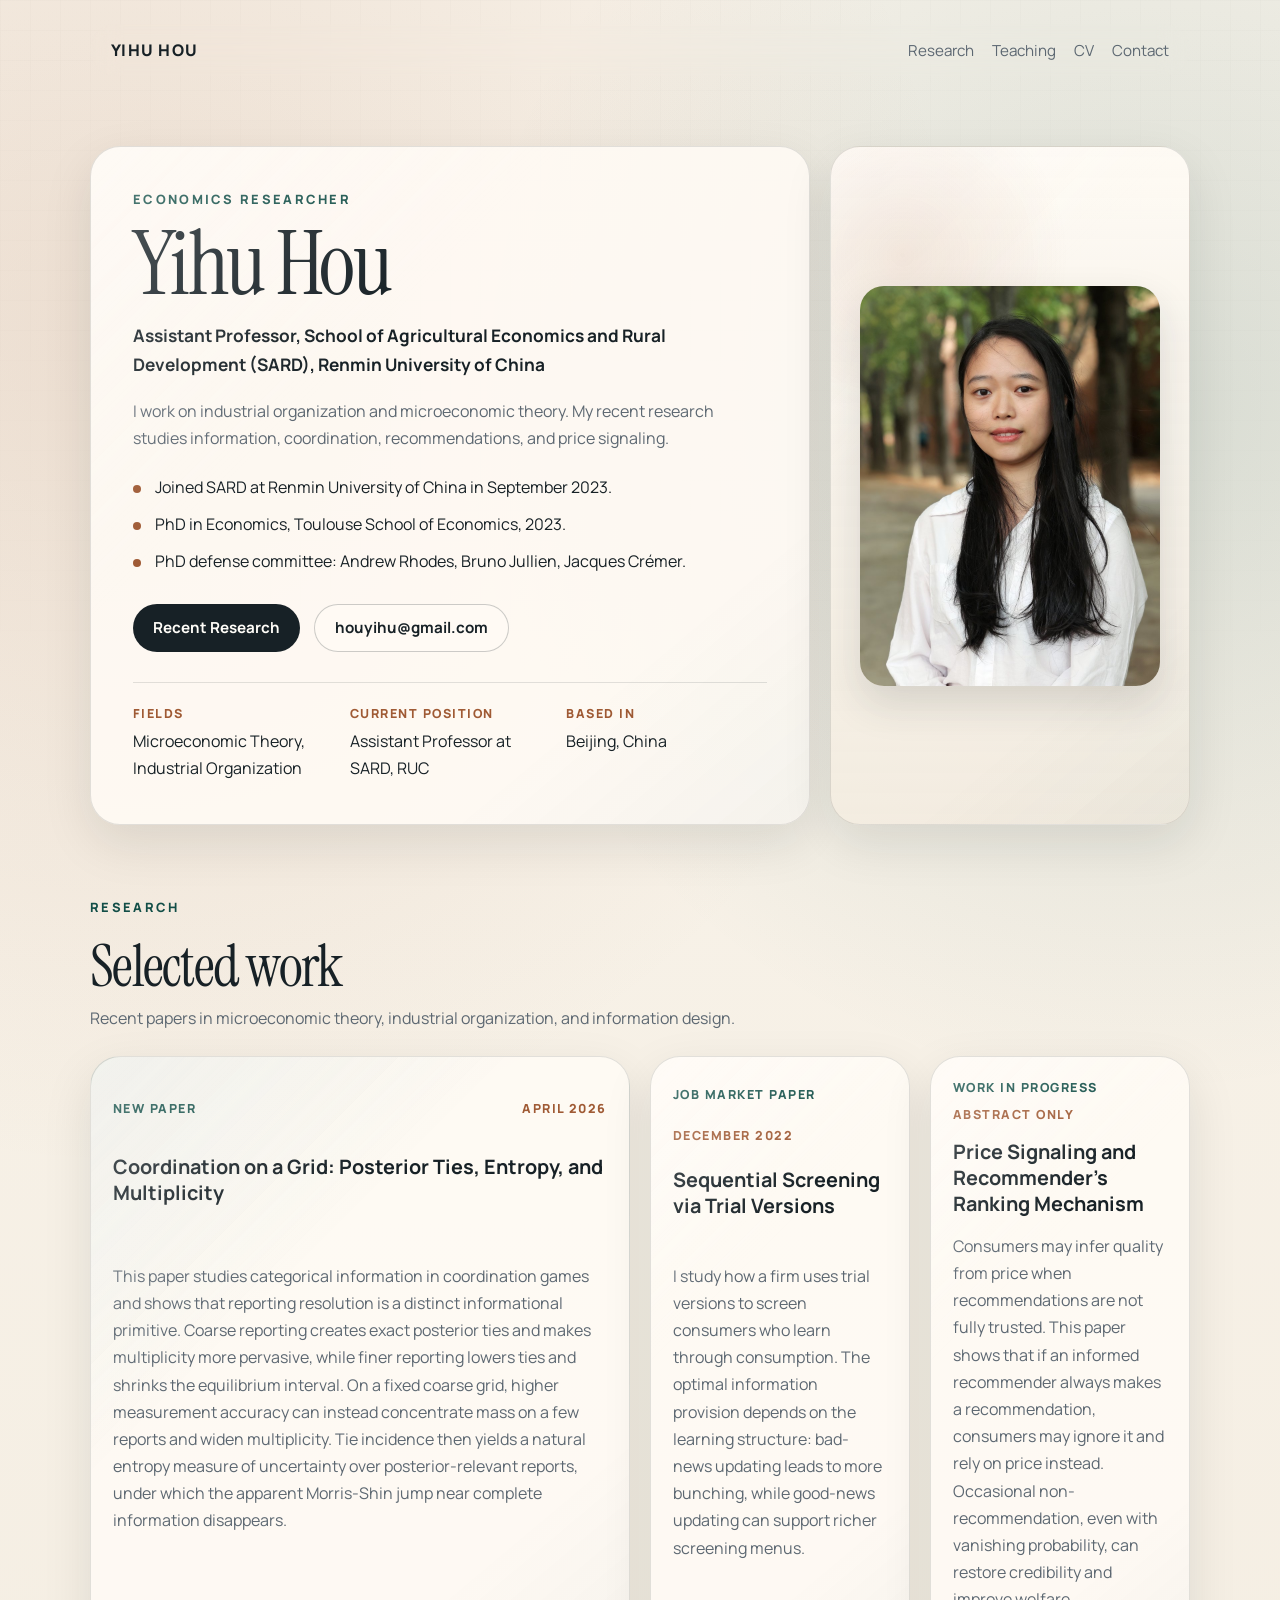
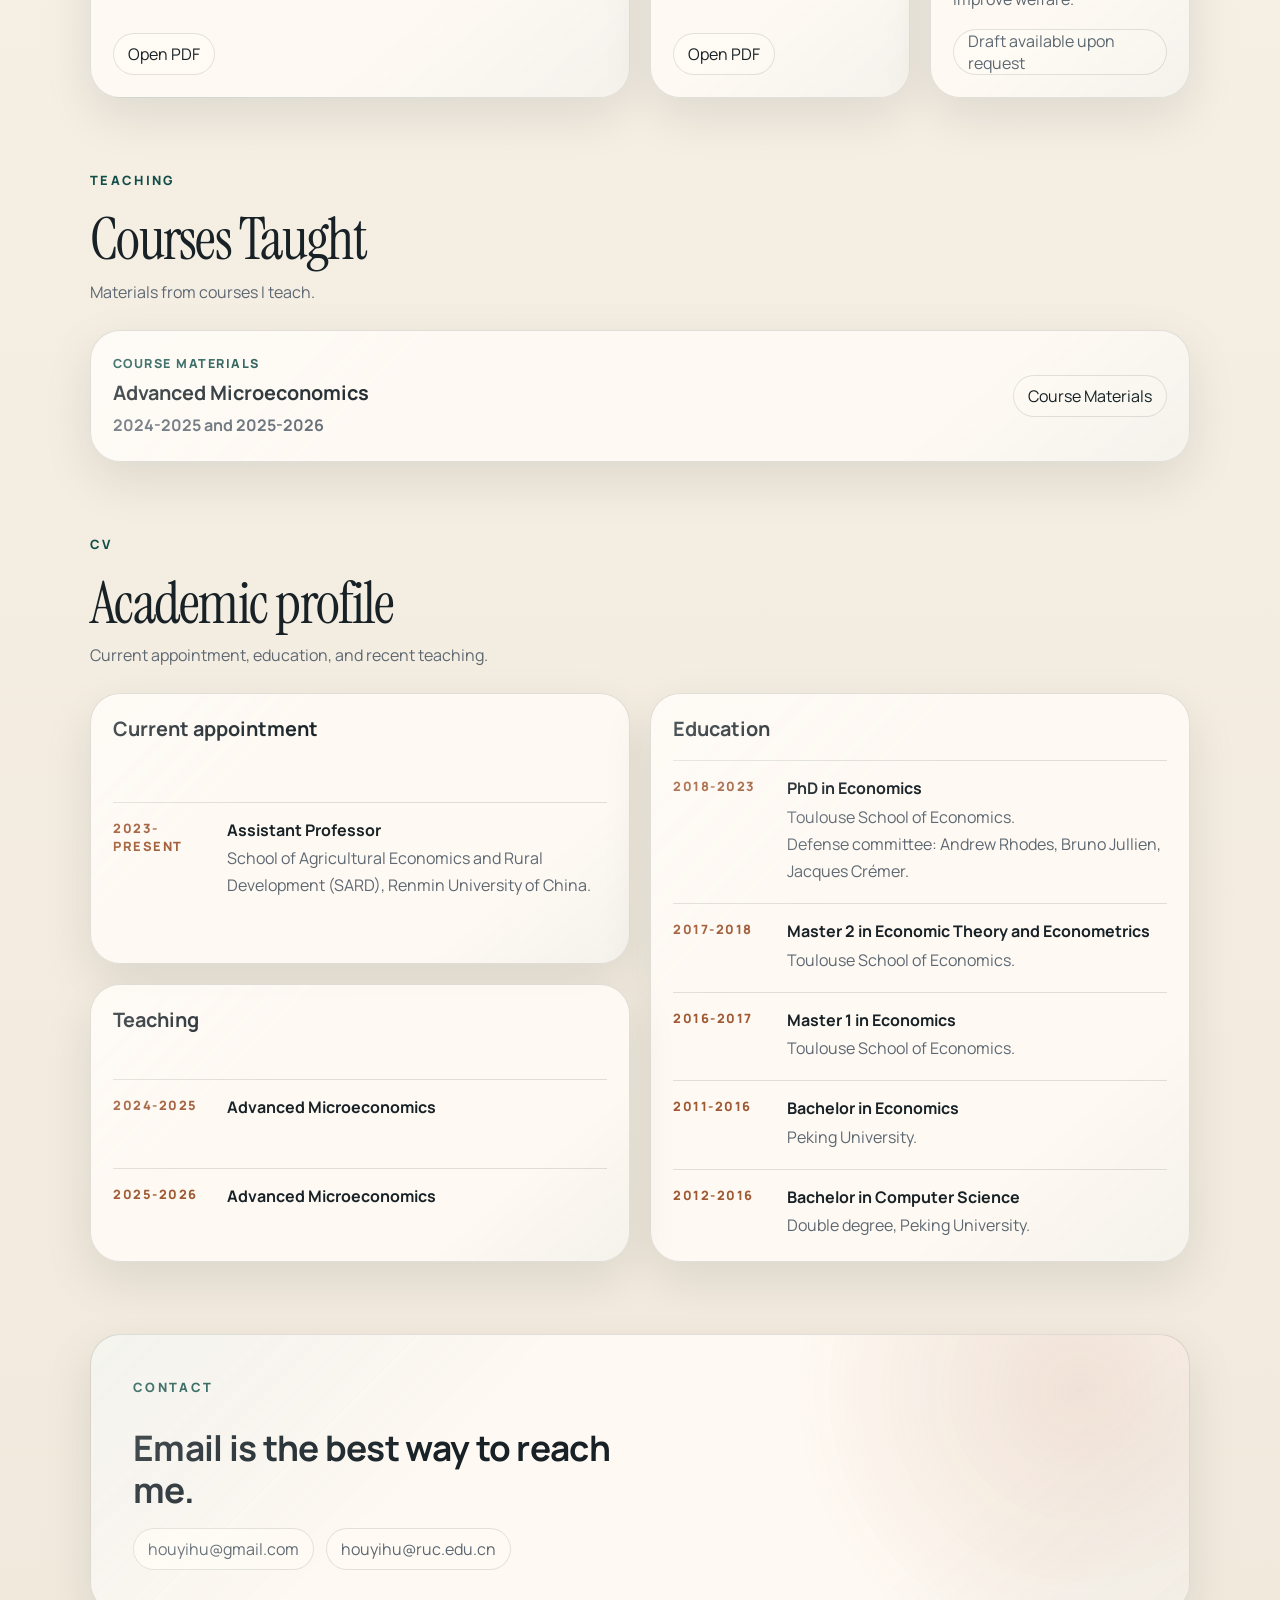
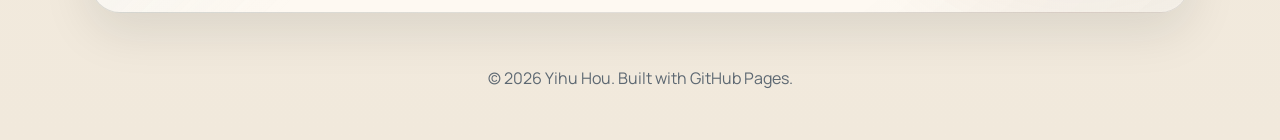
<file: index.html>
<!DOCTYPE html>
<html lang="en">
<head>
  <meta charset="UTF-8">
  <meta name="viewport" content="width=device-width, initial-scale=1.0">
  <title>Yihu Hou | Economics</title>
  <meta
    name="description"
    content="Personal academic website of Yihu Hou, Assistant Professor at SARD, Renmin University of China."
  >
  <meta name="robots" content="index,follow,max-image-preview:large">
  <link rel="canonical" href="https://yihuhou.github.io/">
  <meta property="og:type" content="website">
  <meta property="og:url" content="https://yihuhou.github.io/">
  <meta property="og:title" content="Yihu Hou | Economics">
  <meta
    property="og:description"
    content="Personal academic website of Yihu Hou, Assistant Professor at SARD, Renmin University of China."
  >
  <meta property="og:image" content="https://yihuhou.github.io/assets/yihu-photo.jpg">
  <meta name="twitter:card" content="summary_large_image">
  <script type="application/ld+json">
    {
      "@context": "https://schema.org",
      "@type": "Person",
      "name": "Yihu Hou",
      "url": "https://yihuhou.github.io/",
      "image": "https://yihuhou.github.io/assets/yihu-photo.jpg",
      "jobTitle": "Assistant Professor",
      "worksFor": {
        "@type": "CollegeOrUniversity",
        "name": "Renmin University of China"
      },
      "affiliation": {
        "@type": "Organization",
        "name": "School of Agricultural Economics and Rural Development, Renmin University of China"
      },
      "alumniOf": [
        {
          "@type": "CollegeOrUniversity",
          "name": "Toulouse School of Economics"
        },
        {
          "@type": "CollegeOrUniversity",
          "name": "Peking University"
        }
      ]
    }
  </script>
  <link rel="preconnect" href="https://fonts.googleapis.com">
  <link rel="preconnect" href="https://fonts.gstatic.com" crossorigin>
  <link
    href="https://fonts.googleapis.com/css2?family=Instrument+Serif:ital@0;1&family=Manrope:wght@400;500;600;700;800&display=swap"
    rel="stylesheet"
  >
  <link rel="stylesheet" href="assets/styles.css?v=20260501-download-all">
</head>
<body>
  <div class="page-shell">
    <header class="site-header">
      <a class="brand" href="#top">Yihu Hou</a>
      <nav class="site-nav" aria-label="Main navigation">
        <a href="#research">Research</a>
        <a href="#teaching">Teaching</a>
        <a href="#cv">CV</a>
        <a href="#contact">Contact</a>
      </nav>
    </header>

    <main id="top">
      <section class="hero section" data-reveal>
        <div class="hero-copy">
          <p class="eyebrow">Economics researcher</p>
          <h1>Yihu Hou</h1>
          <p class="hero-role">
            Assistant Professor, School of Agricultural Economics and Rural Development
            (SARD), Renmin University of China
          </p>
          <p class="hero-text">
            I work on industrial organization and microeconomic theory. My recent research
            studies information, coordination, recommendations, and price signaling.
          </p>

          <ul class="hero-points">
            <li>Joined SARD at Renmin University of China in September 2023.</li>
            <li>PhD in Economics, Toulouse School of Economics, 2023.</li>
            <li>PhD defense committee: Andrew Rhodes, Bruno Jullien, Jacques Cr&eacute;mer.</li>
          </ul>

          <div class="hero-actions">
            <a class="button button-primary" href="#research">Recent Research</a>
            <a class="button button-secondary" href="mailto:houyihu@gmail.com">houyihu@gmail.com</a>
          </div>

          <dl class="hero-meta">
            <div>
              <dt>Fields</dt>
              <dd>Microeconomic Theory, Industrial Organization</dd>
            </div>
            <div>
              <dt>Current Position</dt>
              <dd>Assistant Professor at SARD, RUC</dd>
            </div>
            <div>
              <dt>Based In</dt>
              <dd>Beijing, China</dd>
            </div>
          </dl>
        </div>

        <figure class="hero-photo">
          <img src="assets/yihu-photo.jpg" alt="Portrait of Yihu Hou">
        </figure>
      </section>

      <section class="section research" id="research" data-reveal>
        <div class="section-heading">
          <p class="eyebrow">Research</p>
          <h2>Selected work</h2>
          <p class="section-note">
            Recent papers in microeconomic theory, industrial organization, and information design.
          </p>
        </div>

        <div class="research-grid">
          <article class="paper-card paper-card-featured">
            <div class="paper-meta">
              <span class="paper-tag">New paper</span>
              <span class="paper-date">April 2026</span>
            </div>
            <h3>Coordination on a Grid: Posterior Ties, Entropy, and Multiplicity</h3>
            <p>
              This paper studies categorical information in coordination games and shows
              that reporting resolution is a distinct informational primitive. Coarse
              reporting creates exact posterior ties and makes multiplicity more
              pervasive, while finer reporting lowers ties and shrinks the equilibrium
              interval. On a fixed coarse grid, higher measurement accuracy can instead
              concentrate mass on a few reports and widen multiplicity. Tie incidence
              then yields a natural entropy measure of uncertainty over
              posterior-relevant reports, under which the apparent Morris-Shin jump
              near complete information disappears.
            </p>
            <div class="paper-links">
              <a href="coordination-on-a-grid_v3.pdf" target="_blank" rel="noreferrer">Open PDF</a>
            </div>
          </article>

          <article class="paper-card">
            <div class="paper-meta">
              <span class="paper-tag">Job market paper</span>
              <span class="paper-date">December 2022</span>
            </div>
            <h3>Sequential Screening via Trial Versions</h3>
            <p>
              I study how a firm uses trial versions to screen consumers who learn through
              consumption. The optimal information provision depends on the learning structure:
              bad-news updating leads to more bunching, while good-news updating can support
              richer screening menus.
            </p>
            <div class="paper-links">
              <a href="jmp.pdf" target="_blank" rel="noreferrer">Open PDF</a>
            </div>
          </article>

          <article class="paper-card">
            <div class="paper-meta">
              <span class="paper-tag">Work in progress</span>
              <span class="paper-date">Abstract only</span>
            </div>
            <h3>Price Signaling and Recommender's Ranking Mechanism</h3>
            <p>
              Consumers may infer quality from price when recommendations are not fully trusted.
              This paper shows that if an informed recommender always makes a recommendation,
              consumers may ignore it and rely on price instead. Occasional non-recommendation,
              even with vanishing probability, can restore credibility and improve welfare.
            </p>
            <div class="paper-links">
              <span>Draft available upon request</span>
            </div>
          </article>
        </div>
      </section>

      <section class="section teaching-section" id="teaching" data-reveal>
        <div class="section-heading">
          <p class="eyebrow">Teaching</p>
          <h2>Courses Taught</h2>
          <p class="section-note">
            Materials from courses I teach.
          </p>
        </div>

        <article class="teaching-card">
          <div class="teaching-summary">
            <div>
              <p class="paper-tag">Course materials</p>
              <h3>Advanced Microeconomics</h3>
              <p class="teaching-term">2024-2025 and 2025-2026</p>
            </div>
            <div class="paper-links">
              <a href="Teaching/advanced-microeconomics/index.html">
                Course Materials
              </a>
            </div>
          </div>
        </article>
      </section>

      <section class="section cv-section" id="cv" data-reveal>
        <div class="section-heading">
          <p class="eyebrow">CV</p>
          <h2>Academic profile</h2>
          <p class="section-note">
            Current appointment, education, and recent teaching.
          </p>
        </div>

        <div class="cv-grid">
          <article class="cv-card">
            <h3>Current appointment</h3>
            <div class="cv-item">
              <span class="cv-date">2023-present</span>
              <div>
                <strong>Assistant Professor</strong>
                <p>School of Agricultural Economics and Rural Development (SARD), Renmin University of China.</p>
              </div>
            </div>
          </article>

          <article class="cv-card cv-card-large">
            <h3>Education</h3>
            <div class="cv-item">
              <span class="cv-date">2018-2023</span>
              <div>
                <strong>PhD in Economics</strong>
                <p>Toulouse School of Economics.</p>
                <p>Defense committee: Andrew Rhodes, Bruno Jullien, Jacques Cr&eacute;mer.</p>
              </div>
            </div>
            <div class="cv-item">
              <span class="cv-date">2017-2018</span>
              <div>
                <strong>Master 2 in Economic Theory and Econometrics</strong>
                <p>Toulouse School of Economics.</p>
              </div>
            </div>
            <div class="cv-item">
              <span class="cv-date">2016-2017</span>
              <div>
                <strong>Master 1 in Economics</strong>
                <p>Toulouse School of Economics.</p>
              </div>
            </div>
            <div class="cv-item">
              <span class="cv-date">2011-2016</span>
              <div>
                <strong>Bachelor in Economics</strong>
                <p>Peking University.</p>
              </div>
            </div>
            <div class="cv-item">
              <span class="cv-date">2012-2016</span>
              <div>
                <strong>Bachelor in Computer Science</strong>
                <p>Double degree, Peking University.</p>
              </div>
            </div>
          </article>

          <article class="cv-card">
            <h3>Teaching</h3>
            <div class="cv-item">
              <span class="cv-date">2024-2025</span>
              <div>
                <strong>Advanced Microeconomics</strong>
              </div>
            </div>
            <div class="cv-item">
              <span class="cv-date">2025-2026</span>
              <div>
                <strong>Advanced Microeconomics</strong>
              </div>
            </div>
          </article>
        </div>
      </section>

      <section class="section contact-section" id="contact" data-reveal>
        <div class="contact-panel">
          <p class="eyebrow">Contact</p>
          <h2>Email is the best way to reach me.</h2>
          <div class="contact-links" aria-label="Contact links">
            <a href="mailto:houyihu@gmail.com">houyihu@gmail.com</a>
            <a href="mailto:houyihu@ruc.edu.cn">houyihu@ruc.edu.cn</a>
          </div>
        </div>
      </section>
    </main>

    <footer class="site-footer">
      <p>&copy; <span id="current-year"></span> Yihu Hou. Built with GitHub Pages.</p>
    </footer>
  </div>

  <script src="assets/script.js"></script>
</body>
</html>
</file>
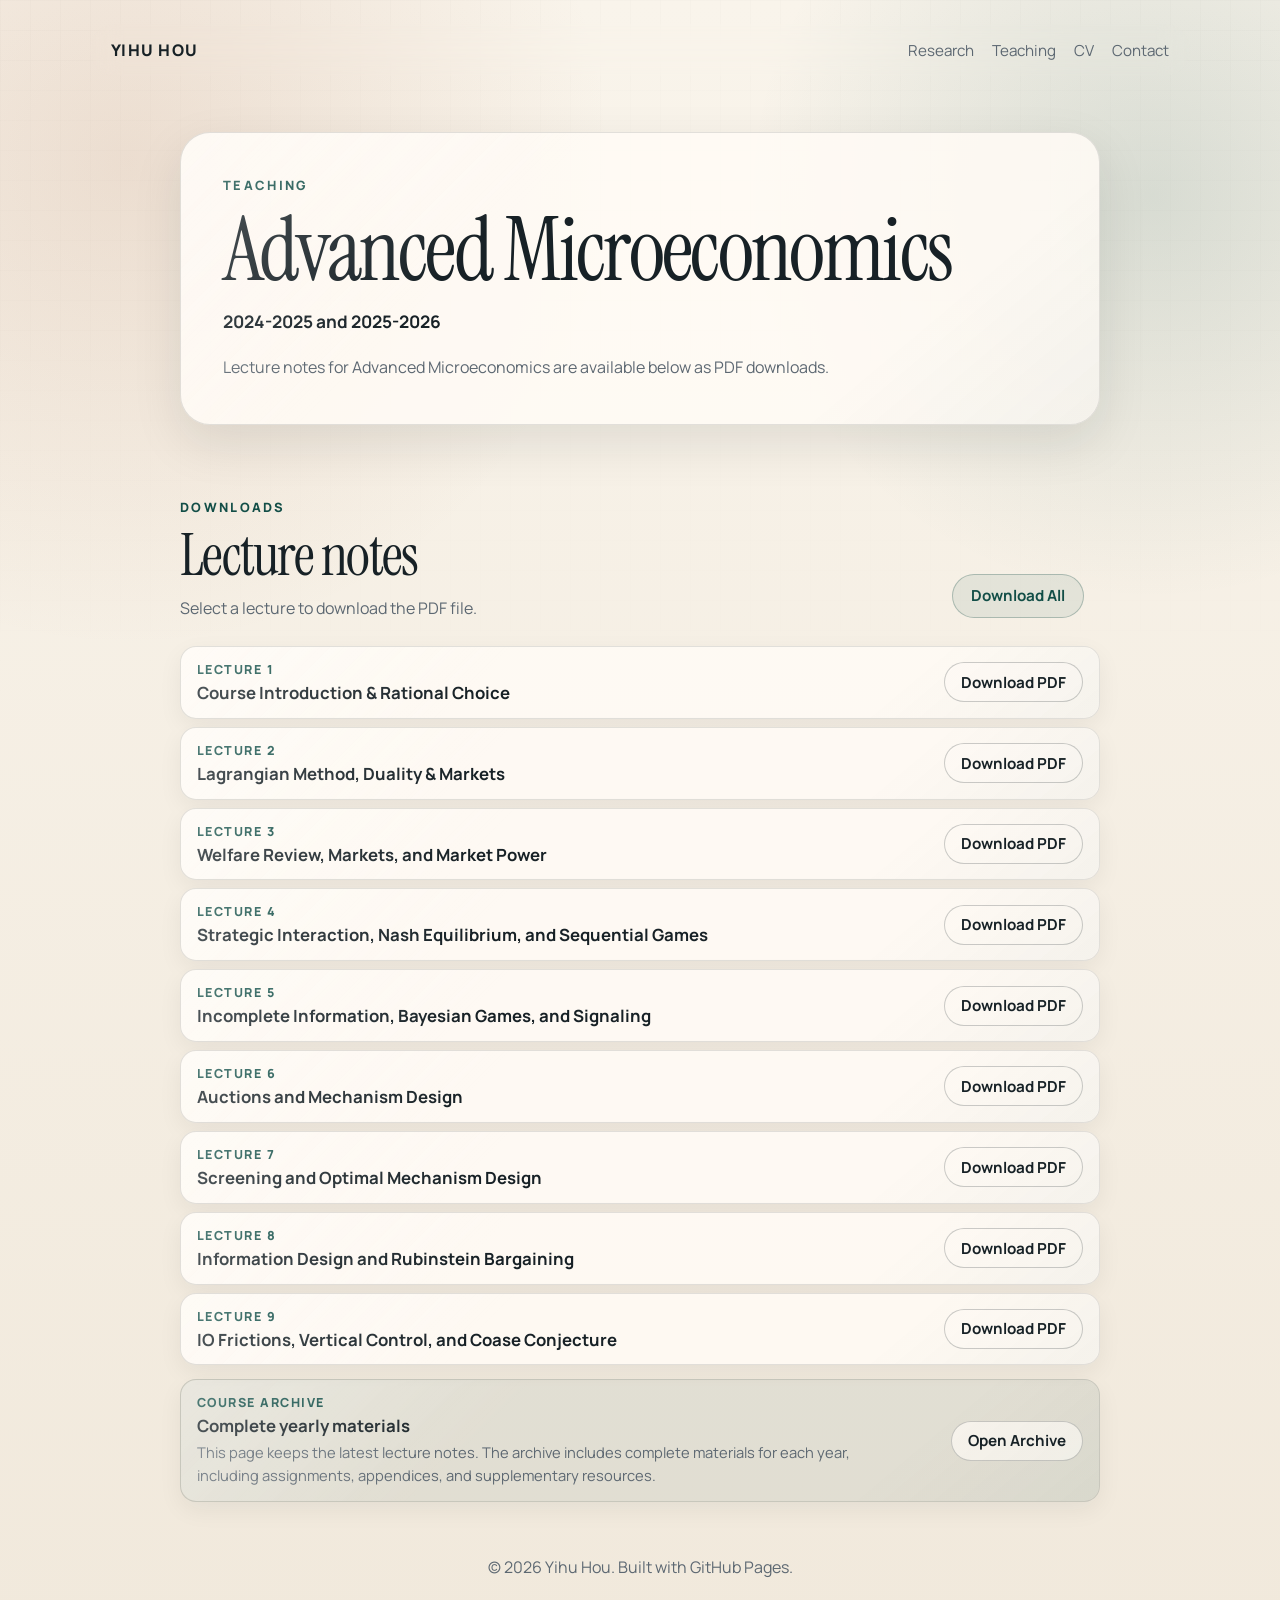
<file: Teaching/advanced-microeconomics/index.html>
<!DOCTYPE html>
<html lang="en">
<head>
  <meta charset="UTF-8">
  <meta name="viewport" content="width=device-width, initial-scale=1.0">
  <title>Advanced Microeconomics | Yihu Hou</title>
  <meta
    name="description"
    content="Advanced Microeconomics course materials by Yihu Hou, including downloadable lecture notes."
  >
  <meta name="robots" content="index,follow">
  <link rel="canonical" href="https://yihuhou.github.io/Teaching/advanced-microeconomics/">
  <meta property="og:type" content="website">
  <meta property="og:url" content="https://yihuhou.github.io/Teaching/advanced-microeconomics/">
  <meta property="og:title" content="Advanced Microeconomics | Yihu Hou">
  <meta
    property="og:description"
    content="Download lecture notes for Advanced Microeconomics by Yihu Hou."
  >
  <link rel="preconnect" href="https://fonts.googleapis.com">
  <link rel="preconnect" href="https://fonts.gstatic.com" crossorigin>
  <link
    href="https://fonts.googleapis.com/css2?family=Instrument+Serif:ital@0;1&family=Manrope:wght@400;500;600;700;800&display=swap"
    rel="stylesheet"
  >
  <link rel="stylesheet" href="../../assets/styles.css?v=20260501-download-all">
</head>
<body>
  <div class="page-shell">
    <header class="site-header">
      <a class="brand" href="../../index.html">Yihu Hou</a>
      <nav class="site-nav" aria-label="Main navigation">
        <a href="../../index.html#research">Research</a>
        <a href="../../index.html#teaching">Teaching</a>
        <a href="../../index.html#cv">CV</a>
        <a href="../../index.html#contact">Contact</a>
      </nav>
    </header>

    <main id="top">
      <section class="section course-hero" data-reveal>
        <div class="course-hero-copy">
          <p class="eyebrow">Teaching</p>
          <h1>Advanced Microeconomics</h1>
          <p class="hero-role">2024-2025 and 2025-2026</p>
          <p class="hero-text">
            Lecture notes for Advanced Microeconomics are available below as PDF
            downloads.
          </p>
        </div>
      </section>

      <section class="section materials-section" data-reveal>
        <div class="section-heading materials-heading">
          <div>
            <p class="eyebrow">Downloads</p>
            <h2>Lecture notes</h2>
            <p class="section-note">
              Select a lecture to download the PDF file.
            </p>
          </div>
          <a
            class="button button-download-all"
            href="advanced-microeconomics-lecture-notes.zip"
            download
          >
            Download All
          </a>
        </div>

        <div class="materials-list" aria-label="Advanced Microeconomics PDF downloads">
          <article class="material-row">
            <div class="material-info">
              <span class="paper-tag">Lecture 1</span>
              <h3>Course Introduction &amp; Rational Choice</h3>
            </div>
            <a class="button button-secondary" href="lec1.pdf" download>Download PDF</a>
          </article>
          <article class="material-row">
            <div class="material-info">
              <span class="paper-tag">Lecture 2</span>
              <h3>Lagrangian Method, Duality &amp; Markets</h3>
            </div>
            <a class="button button-secondary" href="lec2.pdf" download>Download PDF</a>
          </article>
          <article class="material-row">
            <div class="material-info">
              <span class="paper-tag">Lecture 3</span>
              <h3>Welfare Review, Markets, and Market Power</h3>
            </div>
            <a class="button button-secondary" href="lec3.pdf" download>Download PDF</a>
          </article>
          <article class="material-row">
            <div class="material-info">
              <span class="paper-tag">Lecture 4</span>
              <h3>Strategic Interaction, Nash Equilibrium, and Sequential Games</h3>
            </div>
            <a class="button button-secondary" href="lec4.pdf" download>Download PDF</a>
          </article>
          <article class="material-row">
            <div class="material-info">
              <span class="paper-tag">Lecture 5</span>
              <h3>Incomplete Information, Bayesian Games, and Signaling</h3>
            </div>
            <a class="button button-secondary" href="lec5.pdf" download>Download PDF</a>
          </article>
          <article class="material-row">
            <div class="material-info">
              <span class="paper-tag">Lecture 6</span>
              <h3>Auctions and Mechanism Design</h3>
            </div>
            <a class="button button-secondary" href="lec6.pdf" download>Download PDF</a>
          </article>
          <article class="material-row">
            <div class="material-info">
              <span class="paper-tag">Lecture 7</span>
              <h3>Screening and Optimal Mechanism Design</h3>
            </div>
            <a class="button button-secondary" href="lec7.pdf" download>Download PDF</a>
          </article>
          <article class="material-row">
            <div class="material-info">
              <span class="paper-tag">Lecture 8</span>
              <h3>Information Design and Rubinstein Bargaining</h3>
            </div>
            <a class="button button-secondary" href="lec8.pdf" download>Download PDF</a>
          </article>
          <article class="material-row">
            <div class="material-info">
              <span class="paper-tag">Lecture 9</span>
              <h3>IO Frictions, Vertical Control, and Coase Conjecture</h3>
            </div>
            <a class="button button-secondary" href="lec9.pdf" download>Download PDF</a>
          </article>
          <article class="material-row material-row-note">
            <div class="material-info">
              <span class="paper-tag">Course archive</span>
              <h3>Complete yearly materials</h3>
              <p>
                This page keeps the latest lecture notes. The archive includes
                complete materials for each year, including assignments, appendices,
                and supplementary resources.
              </p>
            </div>
            <a
              class="button button-secondary"
              href="https://github.com/yihuhou/microeconomics"
              target="_blank"
              rel="noreferrer"
            >
              Open Archive
            </a>
          </article>
        </div>
      </section>
    </main>

    <footer class="site-footer">
      <p>&copy; <span id="current-year"></span> Yihu Hou. Built with GitHub Pages.</p>
    </footer>
  </div>

  <script src="../../assets/script.js"></script>
</body>
</html>
</file>
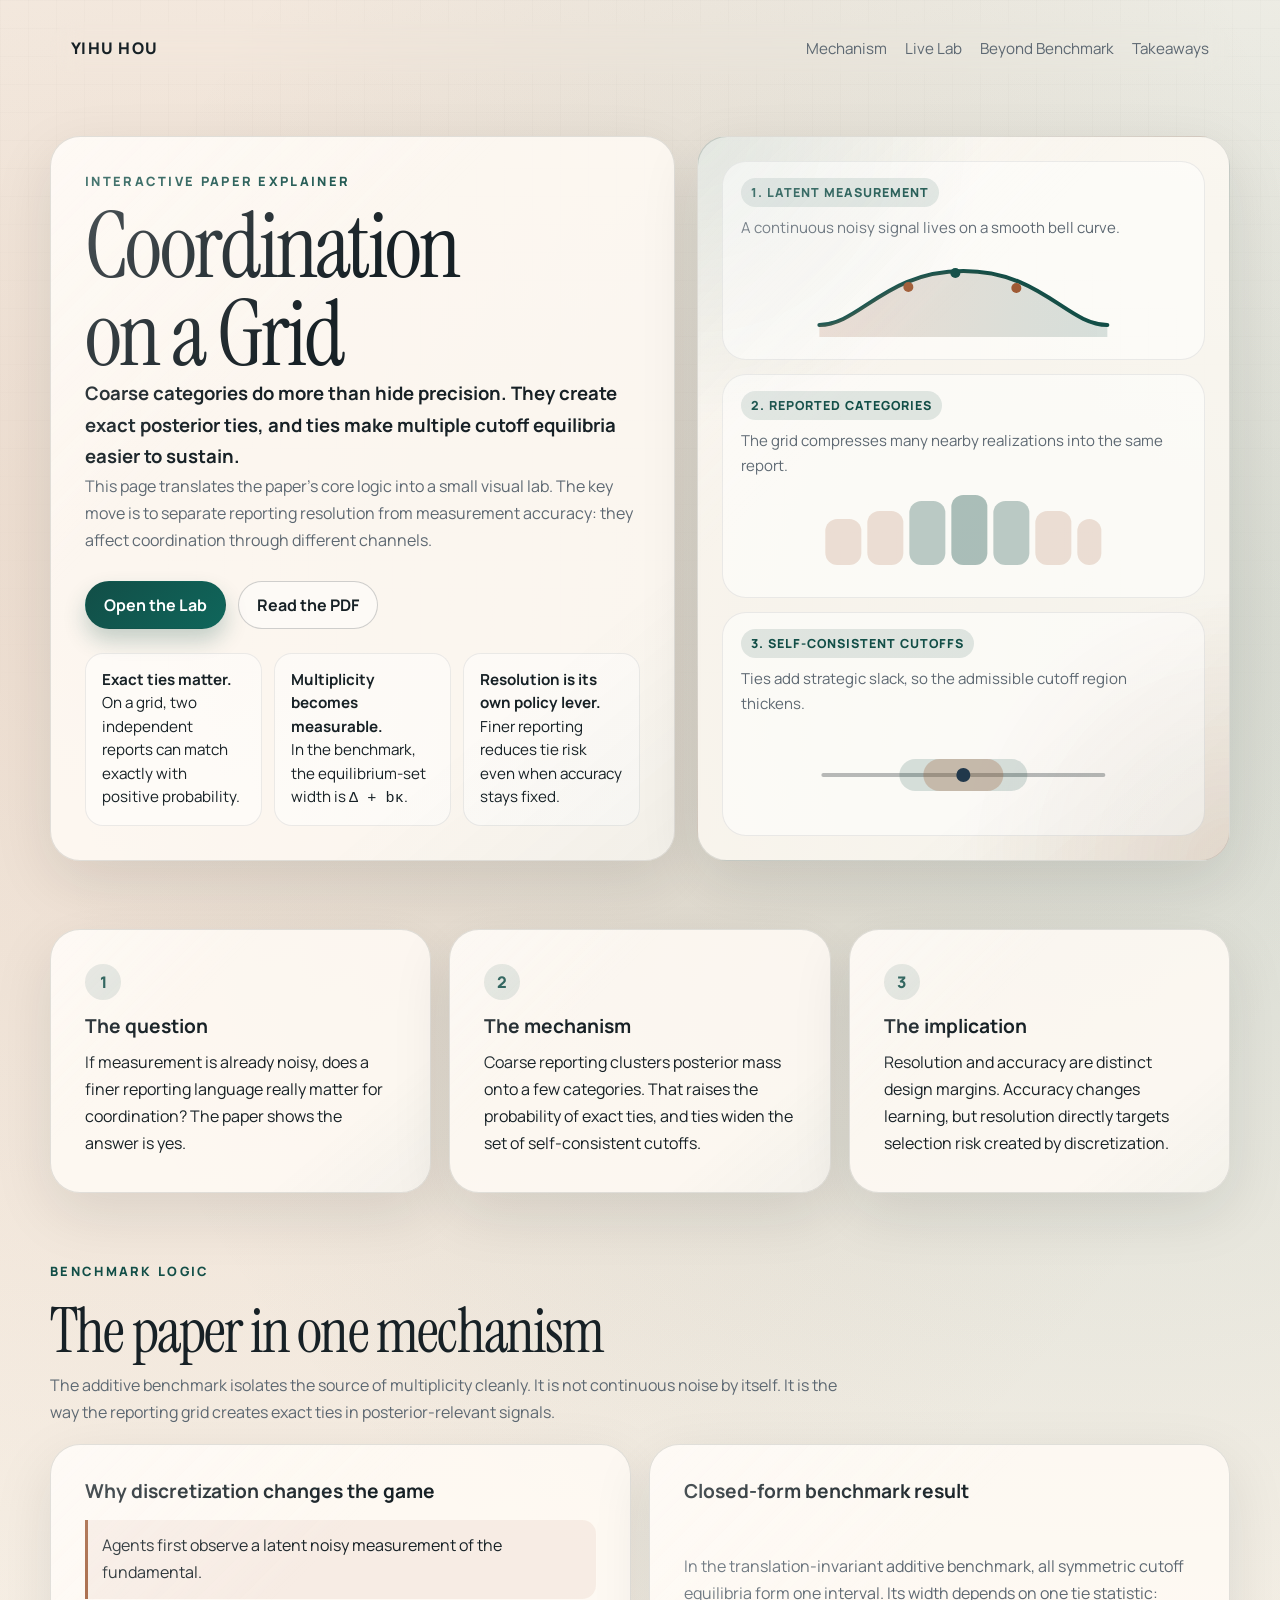
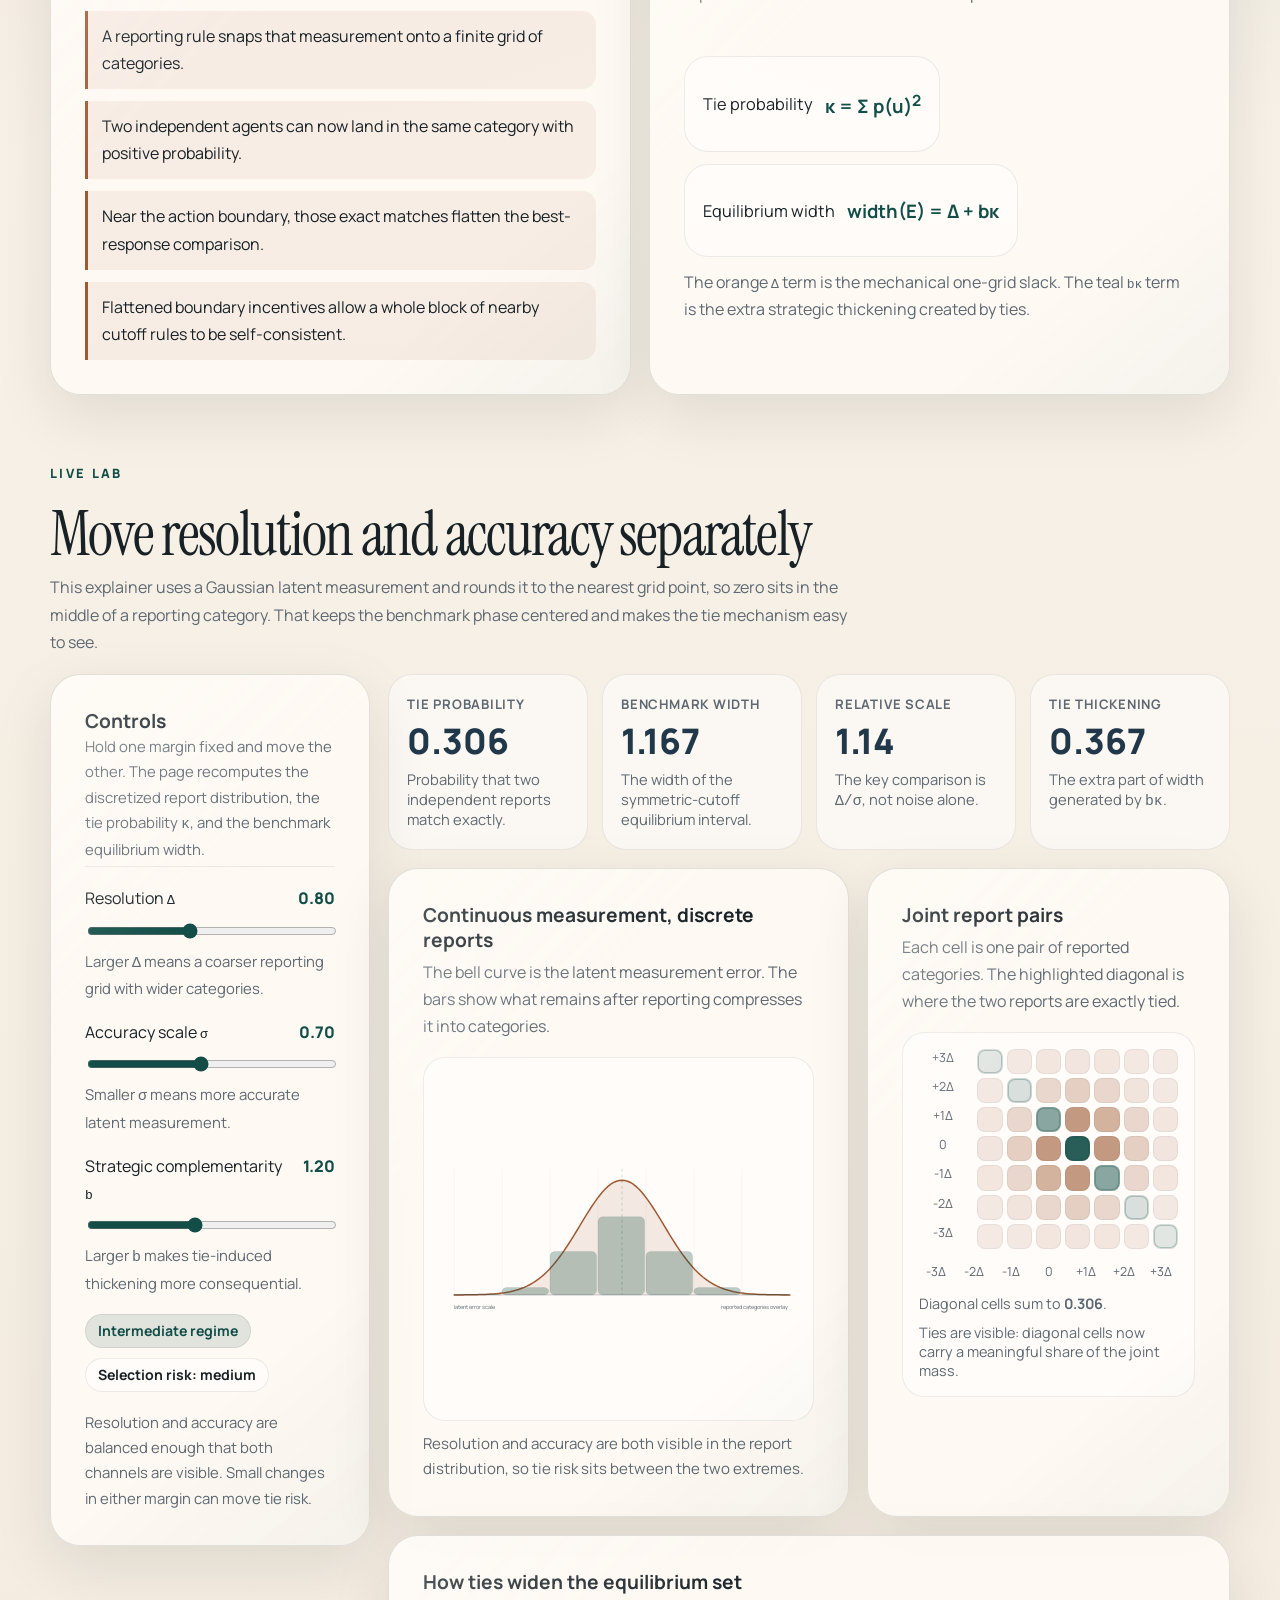
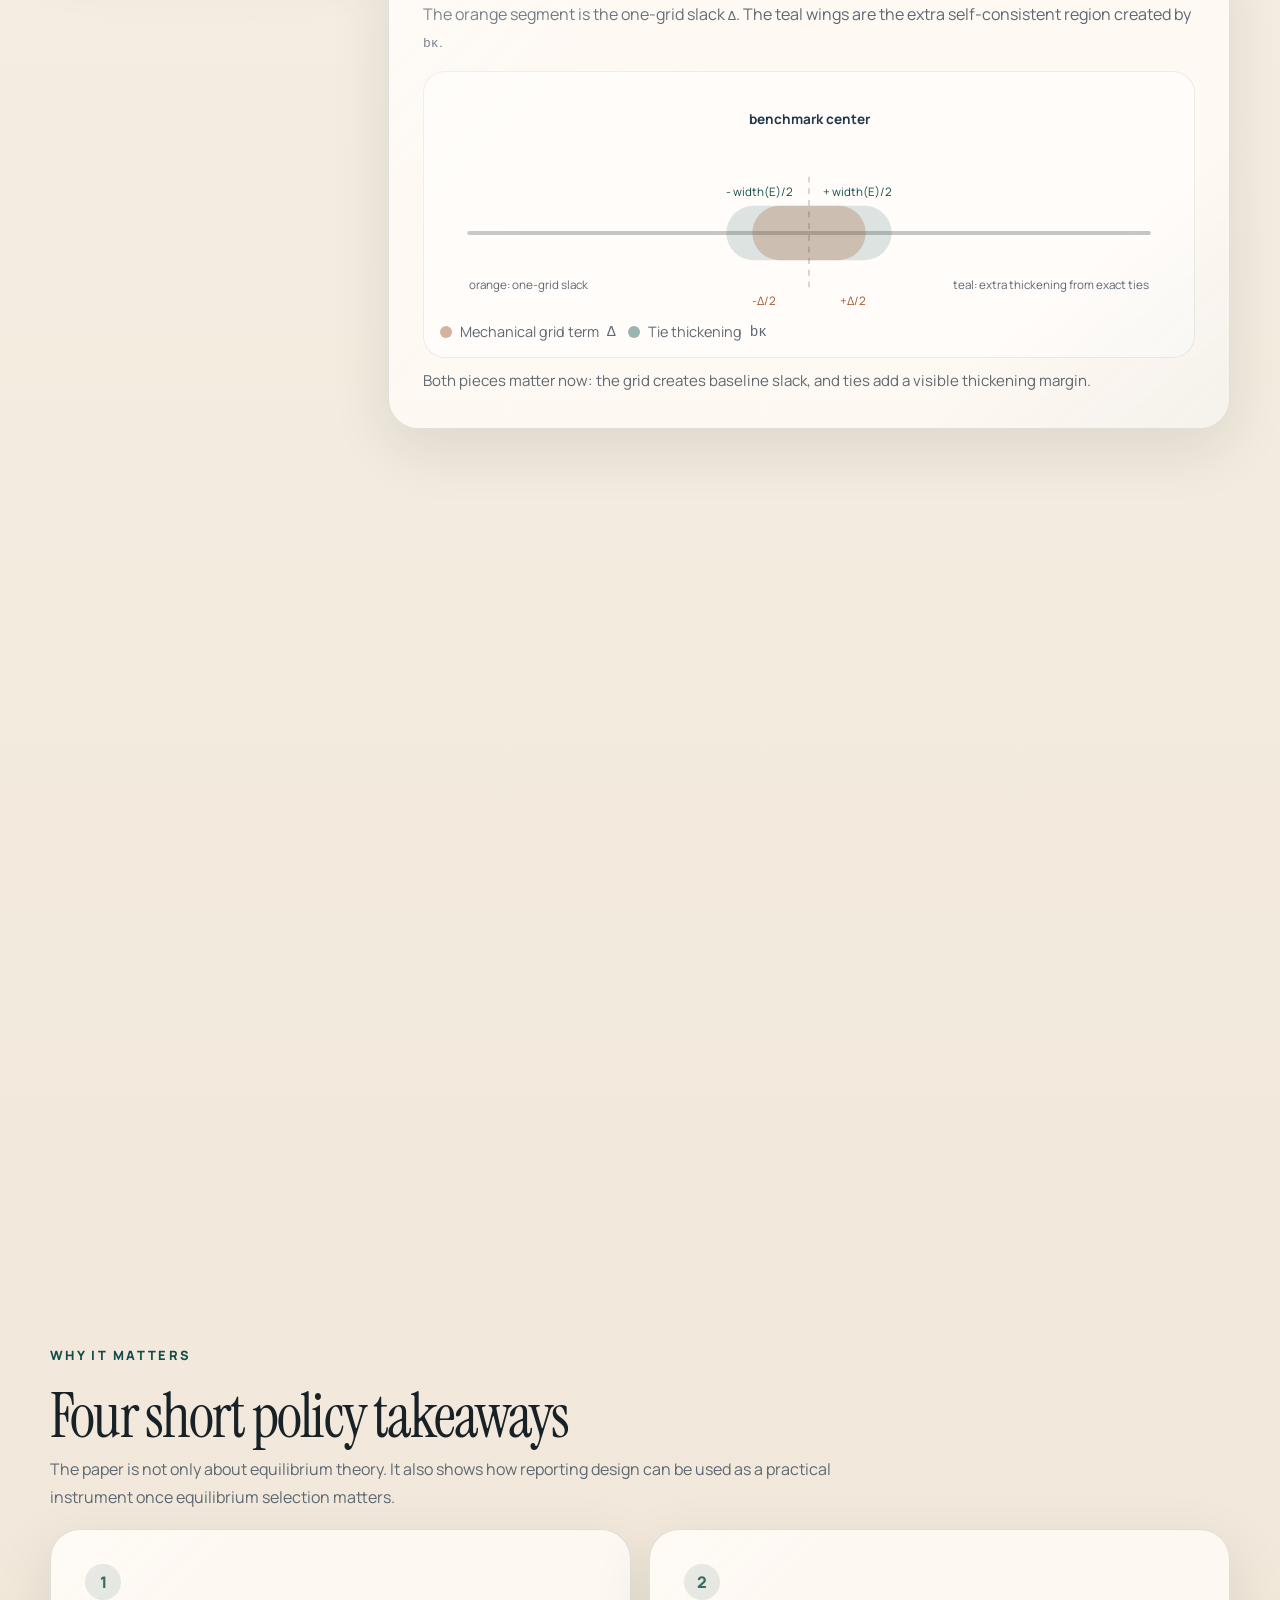
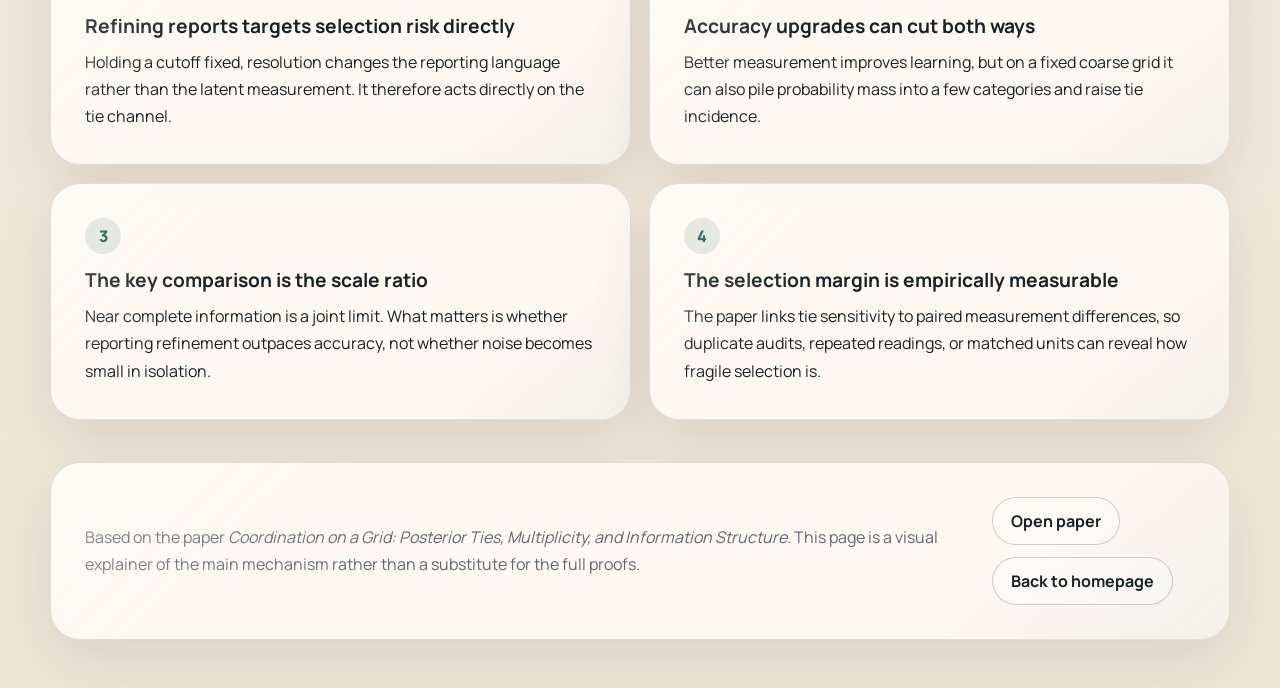
<file: coordination-on-a-grid.html>
<!DOCTYPE html>
<html lang="en">
<head>
  <meta charset="UTF-8">
  <meta name="viewport" content="width=device-width, initial-scale=1.0">
  <title>Coordination on a Grid | Interactive Explainer</title>
  <meta
    name="description"
    content="Interactive explainer for Coordination on a Grid: how coarse reporting creates posterior ties, expands multiplicity, and changes equilibrium selection."
  >
  <meta name="robots" content="index,follow,max-image-preview:large">
  <link rel="canonical" href="https://yihuhou.github.io/coordination-on-a-grid.html">
  <meta property="og:type" content="article">
  <meta property="og:url" content="https://yihuhou.github.io/coordination-on-a-grid.html">
  <meta property="og:title" content="Coordination on a Grid | Interactive Explainer">
  <meta
    property="og:description"
    content="A visual guide to the paper's main mechanism: coarse reports create exact ties, ties widen the equilibrium set, and resolution is distinct from accuracy."
  >
  <meta property="og:image" content="https://yihuhou.github.io/assets/yihu-photo.jpg">
  <meta name="twitter:card" content="summary_large_image">
  <link rel="preconnect" href="https://fonts.googleapis.com">
  <link rel="preconnect" href="https://fonts.gstatic.com" crossorigin>
  <link
    href="https://fonts.googleapis.com/css2?family=Instrument+Serif:ital@0;1&family=Manrope:wght@400;500;600;700;800&display=swap"
    rel="stylesheet"
  >
  <style>
    :root {
      --bg: #f6f0e5;
      --surface: rgba(255, 251, 245, 0.86);
      --surface-strong: #fffdf9;
      --ink: #172126;
      --muted: #5d6872;
      --line: rgba(23, 33, 38, 0.12);
      --line-strong: rgba(23, 33, 38, 0.2);
      --accent: #124e47;
      --accent-soft: rgba(18, 78, 71, 0.12);
      --warm: #9f5a34;
      --warm-soft: rgba(159, 90, 52, 0.12);
      --deep: #21384b;
      --shadow: 0 20px 60px rgba(20, 29, 34, 0.1);
      --radius-xl: 30px;
      --radius-lg: 24px;
      --radius-md: 18px;
      --radius-sm: 999px;
      --max-width: 1180px;
    }

    *,
    *::before,
    *::after {
      box-sizing: border-box;
    }

    html {
      scroll-behavior: smooth;
    }

    body {
      margin: 0;
      min-height: 100vh;
      font-family: "Manrope", "Segoe UI", sans-serif;
      color: var(--ink);
      background:
        radial-gradient(circle at 12% 10%, rgba(159, 90, 52, 0.17), transparent 24%),
        radial-gradient(circle at 88% 12%, rgba(18, 78, 71, 0.16), transparent 22%),
        linear-gradient(180deg, #fbf6ee 0%, #f0e6d8 100%);
    }

    body::before {
      content: "";
      position: fixed;
      inset: 0;
      pointer-events: none;
      background-image:
        linear-gradient(rgba(23, 33, 38, 0.03) 1px, transparent 1px),
        linear-gradient(90deg, rgba(23, 33, 38, 0.03) 1px, transparent 1px);
      background-size: 28px 28px;
      mask-image: linear-gradient(180deg, rgba(0, 0, 0, 0.42), transparent 90%);
    }

    a {
      color: inherit;
      text-decoration: none;
    }

    h1,
    h2,
    h3,
    p,
    ul,
    li,
    figure {
      margin: 0;
    }

    ul {
      padding: 0;
      list-style: none;
    }

    svg {
      display: block;
      width: 100%;
    }

    .page-shell {
      width: min(calc(100% - 32px), var(--max-width));
      margin: 0 auto;
      padding: 22px 0 48px;
    }

    .site-header {
      position: sticky;
      top: 18px;
      z-index: 20;
      display: flex;
      align-items: center;
      justify-content: space-between;
      gap: 18px;
      padding: 14px 20px;
      margin-bottom: 28px;
      border: 1px solid transparent;
      border-radius: var(--radius-sm);
      backdrop-filter: blur(14px);
      transition:
        background-color 200ms ease,
        border-color 200ms ease,
        box-shadow 200ms ease;
    }

    .site-header.is-scrolled {
      background: rgba(255, 251, 245, 0.8);
      border-color: rgba(23, 33, 38, 0.08);
      box-shadow: 0 10px 28px rgba(20, 29, 34, 0.08);
    }

    .brand {
      font-size: 1rem;
      font-weight: 800;
      letter-spacing: 0.08em;
      text-transform: uppercase;
    }

    .site-nav {
      display: flex;
      flex-wrap: wrap;
      justify-content: flex-end;
      gap: 18px;
    }

    .site-nav a,
    .button {
      transition:
        color 180ms ease,
        border-color 180ms ease,
        background-color 180ms ease,
        transform 180ms ease;
    }

    .site-nav a {
      color: var(--muted);
      font-size: 0.95rem;
    }

    .site-nav a:hover,
    .site-nav a:focus-visible {
      color: var(--accent);
    }

    .section {
      padding: 34px 0;
    }

    [data-reveal] {
      opacity: 0;
      transform: translateY(18px);
      transition:
        opacity 520ms ease,
        transform 520ms ease;
    }

    [data-reveal].is-visible {
      opacity: 1;
      transform: translateY(0);
    }

    .eyebrow {
      margin-bottom: 10px;
      font-size: 0.8rem;
      font-weight: 800;
      letter-spacing: 0.18em;
      text-transform: uppercase;
      color: var(--accent);
    }

    h1,
    h2 {
      font-family: "Instrument Serif", Georgia, serif;
      font-weight: 400;
      line-height: 0.98;
      letter-spacing: -0.03em;
    }

    h1 {
      font-size: clamp(3.2rem, 7vw, 5.7rem);
      max-width: 11ch;
    }

    h2 {
      font-size: clamp(2.2rem, 4.8vw, 3.8rem);
    }

    h3 {
      font-size: 1.2rem;
      line-height: 1.3;
    }

    p,
    li,
    label,
    .panel-note,
    .section-note,
    .small-note {
      line-height: 1.7;
    }

    .hero {
      display: grid;
      grid-template-columns: minmax(0, 1.08fr) minmax(320px, 0.92fr);
      gap: 22px;
      align-items: stretch;
      padding-top: 34px;
    }

    .hero-copy,
    .hero-visual,
    .summary-card,
    .panel,
    .control-card,
    .chart-card,
    .takeaway-card,
    .footer-panel {
      position: relative;
      overflow: hidden;
      border: 1px solid var(--line);
      border-radius: var(--radius-xl);
      background: var(--surface);
      box-shadow: var(--shadow);
    }

    .hero-copy,
    .footer-panel,
    .panel,
    .control-card,
    .chart-card,
    .takeaway-card,
    .summary-card {
      padding: clamp(24px, 3vw, 34px);
    }

    .hero-copy::after,
    .hero-visual::after,
    .summary-card::after,
    .panel::after,
    .control-card::after,
    .chart-card::after,
    .takeaway-card::after,
    .footer-panel::after {
      content: "";
      position: absolute;
      inset: 0;
      border-radius: inherit;
      pointer-events: none;
      background:
        linear-gradient(135deg, rgba(255, 255, 255, 0.28), transparent 34%),
        linear-gradient(320deg, rgba(18, 78, 71, 0.04), transparent 24%);
    }

    .hero-copy {
      display: flex;
      flex-direction: column;
      justify-content: space-between;
      gap: 18px;
    }

    .hero-lead {
      max-width: 40rem;
      font-size: 1.16rem;
      font-weight: 700;
    }

    .hero-summary,
    .section-note,
    .panel-note,
    .small-note,
    .metric-copy,
    .control-help,
    .chart-note,
    .footer-panel p {
      color: var(--muted);
    }

    .hero-actions {
      display: flex;
      flex-wrap: wrap;
      gap: 12px;
      margin-top: 8px;
    }

    .button {
      display: inline-flex;
      align-items: center;
      justify-content: center;
      min-height: 48px;
      padding: 0 18px;
      border: 1px solid transparent;
      border-radius: var(--radius-sm);
      font-weight: 700;
    }

    .button-primary {
      color: #fff;
      background: linear-gradient(135deg, var(--accent), #0f665b);
      box-shadow: 0 12px 22px rgba(18, 78, 71, 0.24);
    }

    .button-secondary {
      border-color: var(--line-strong);
      background: rgba(255, 255, 255, 0.42);
    }

    .button:hover,
    .button:focus-visible {
      transform: translateY(-1px);
    }

    .hero-points {
      display: grid;
      grid-template-columns: repeat(3, minmax(0, 1fr));
      gap: 12px;
      margin-top: 6px;
    }

    .hero-points li {
      padding: 14px 16px;
      border-radius: var(--radius-md);
      background: rgba(255, 255, 255, 0.48);
      border: 1px solid rgba(23, 33, 38, 0.08);
      font-size: 0.95rem;
      line-height: 1.55;
    }

    .hero-visual {
      padding: 24px;
      background:
        radial-gradient(circle at top left, rgba(18, 78, 71, 0.14), transparent 32%),
        radial-gradient(circle at bottom right, rgba(159, 90, 52, 0.16), transparent 30%),
        rgba(255, 251, 245, 0.78);
    }

    .visual-shell {
      display: grid;
      gap: 14px;
      height: 100%;
    }

    .mini-stage {
      padding: 16px 18px;
      border-radius: var(--radius-lg);
      background: rgba(255, 255, 255, 0.5);
      border: 1px solid rgba(23, 33, 38, 0.08);
    }

    .mini-label {
      display: inline-flex;
      padding: 6px 10px;
      border-radius: var(--radius-sm);
      background: var(--accent-soft);
      color: var(--accent);
      font-size: 0.78rem;
      font-weight: 800;
      letter-spacing: 0.08em;
      text-transform: uppercase;
    }

    .mini-stage p {
      margin-top: 8px;
      color: var(--muted);
      font-size: 0.94rem;
    }

    .mini-svg {
      height: 90px;
      margin-top: 12px;
    }

    .summary-grid,
    .takeaways-grid {
      display: grid;
      gap: 18px;
      grid-template-columns: repeat(3, minmax(0, 1fr));
    }

    .summary-card h3,
    .takeaway-card h3 {
      margin-bottom: 10px;
    }

    .summary-index,
    .takeaway-index {
      display: inline-flex;
      align-items: center;
      justify-content: center;
      width: 36px;
      height: 36px;
      margin-bottom: 14px;
      border-radius: 50%;
      font-weight: 800;
      color: var(--accent);
      background: var(--accent-soft);
    }

    .section-heading {
      display: grid;
      gap: 10px;
      margin-bottom: 18px;
      max-width: 50rem;
    }

    .mechanism-layout,
    .beyond-layout {
      display: grid;
      gap: 18px;
      grid-template-columns: repeat(2, minmax(0, 1fr));
    }

    .formula-card {
      display: grid;
      gap: 12px;
    }

    .equation-block,
    .equation-inline {
      display: inline-flex;
      align-items: center;
      gap: 12px;
      width: fit-content;
      padding: 14px 18px;
      border: 1px solid rgba(23, 33, 38, 0.08);
      border-radius: var(--radius-lg);
      background: rgba(255, 255, 255, 0.48);
      font-size: 1.02rem;
    }

    .equation-block strong,
    .equation-inline strong {
      font-size: 1.16rem;
      color: var(--accent);
    }

    .story-list {
      display: grid;
      gap: 12px;
      margin-top: 16px;
    }

    .story-list li {
      padding: 12px 14px;
      border-left: 3px solid var(--warm);
      background: rgba(159, 90, 52, 0.08);
      border-radius: 0 14px 14px 0;
    }

    .lab-layout {
      display: grid;
      gap: 18px;
      grid-template-columns: minmax(280px, 320px) minmax(0, 1fr);
      align-items: start;
    }

    .control-card {
      position: sticky;
      top: 104px;
      display: grid;
      gap: 18px;
    }

    .control-intro {
      padding-bottom: 4px;
      border-bottom: 1px solid rgba(23, 33, 38, 0.08);
    }

    .control-group {
      display: grid;
      gap: 8px;
    }

    .control-topline {
      display: flex;
      align-items: baseline;
      justify-content: space-between;
      gap: 12px;
    }

    .control-value {
      font-weight: 800;
      color: var(--accent);
    }

    input[type="range"] {
      width: 100%;
      accent-color: var(--accent);
    }

    .control-help {
      font-size: 0.93rem;
    }

    .pill-row {
      display: flex;
      flex-wrap: wrap;
      gap: 10px;
    }

    .pill {
      display: inline-flex;
      align-items: center;
      min-height: 34px;
      padding: 0 12px;
      border-radius: var(--radius-sm);
      background: rgba(255, 255, 255, 0.5);
      border: 1px solid rgba(23, 33, 38, 0.08);
      font-size: 0.88rem;
      font-weight: 700;
    }

    .pill.is-hot {
      color: var(--warm);
      background: rgba(159, 90, 52, 0.12);
    }

    .pill.is-cool {
      color: var(--accent);
      background: rgba(18, 78, 71, 0.12);
    }

    .lab-board {
      display: grid;
      gap: 18px;
    }

    .metrics-grid {
      display: grid;
      gap: 14px;
      grid-template-columns: repeat(4, minmax(0, 1fr));
    }

    .metric-card {
      padding: 20px 18px;
      border-radius: var(--radius-lg);
      background: rgba(255, 255, 255, 0.5);
      border: 1px solid rgba(23, 33, 38, 0.08);
    }

    .metric-label {
      display: block;
      margin-bottom: 10px;
      color: var(--muted);
      font-size: 0.82rem;
      font-weight: 700;
      letter-spacing: 0.06em;
      text-transform: uppercase;
    }

    .metric-value {
      font-size: clamp(1.55rem, 3vw, 2.2rem);
      font-weight: 800;
      line-height: 1;
      color: var(--deep);
    }

    .metric-copy {
      display: block;
      margin-top: 10px;
      font-size: 0.92rem;
    }

    .chart-stack {
      display: grid;
      gap: 18px;
      grid-template-columns: minmax(0, 1.12fr) minmax(300px, 0.88fr);
    }

    .chart-card h3 {
      margin-bottom: 6px;
    }

    .chart-note {
      margin-top: 10px;
      font-size: 0.94rem;
    }

    .chart-shell {
      margin-top: 16px;
      padding: 16px;
      border-radius: 22px;
      background: rgba(255, 255, 255, 0.5);
      border: 1px solid rgba(23, 33, 38, 0.08);
    }

    .distribution-chart {
      height: 330px;
    }

    .heatmap-wrap {
      display: grid;
      gap: 14px;
    }

    .heatmap-panel {
      display: grid;
      grid-template-columns: 48px minmax(0, 1fr);
      gap: 10px;
      align-items: start;
    }

    .heatmap-ylabels,
    .heatmap-xlabels {
      display: grid;
      gap: 4px;
      font-size: 0.78rem;
      color: var(--muted);
      text-align: center;
    }

    .heatmap-ylabels {
      align-self: stretch;
    }

    .heatmap-grid {
      display: grid;
      gap: 4px;
      aspect-ratio: 1 / 1;
    }

    .heat-cell {
      min-width: 0;
      border-radius: 8px;
      border: 1px solid rgba(23, 33, 38, 0.06);
      background: rgba(159, 90, 52, 0.1);
    }

    .heat-cell.is-tie {
      box-shadow: inset 0 0 0 1px rgba(18, 78, 71, 0.26);
    }

    .heatmap-caption {
      display: flex;
      flex-wrap: wrap;
      align-items: center;
      justify-content: space-between;
      gap: 10px;
      font-size: 0.9rem;
      color: var(--muted);
    }

    .band-chart {
      height: 220px;
    }

    .legend-row {
      display: flex;
      flex-wrap: wrap;
      gap: 12px;
      margin-top: 14px;
    }

    .legend-chip {
      display: inline-flex;
      align-items: center;
      gap: 8px;
      color: var(--muted);
      font-size: 0.9rem;
    }

    .legend-dot {
      width: 12px;
      height: 12px;
      border-radius: 50%;
      flex: 0 0 auto;
    }

    .beyond-layout .panel:first-child {
      display: grid;
      gap: 18px;
    }

    .compact-controls {
      display: grid;
      gap: 12px;
    }

    .tie-tilt-chart {
      height: 230px;
    }

    .insight-list {
      display: grid;
      gap: 12px;
      margin-top: 14px;
    }

    .insight-list li {
      padding: 14px 16px;
      border-radius: var(--radius-md);
      background: rgba(255, 255, 255, 0.48);
      border: 1px solid rgba(23, 33, 38, 0.08);
    }

    .takeaways-grid {
      grid-template-columns: repeat(2, minmax(0, 1fr));
    }

    .footer-panel {
      display: flex;
      align-items: center;
      justify-content: space-between;
      gap: 16px;
      margin-top: 8px;
    }

    .footer-actions {
      display: flex;
      flex-wrap: wrap;
      gap: 12px;
    }

    .screenreader-only {
      position: absolute;
      width: 1px;
      height: 1px;
      padding: 0;
      margin: -1px;
      overflow: hidden;
      clip: rect(0, 0, 0, 0);
      white-space: nowrap;
      border: 0;
    }

    @media (max-width: 1080px) {
      .hero,
      .lab-layout,
      .chart-stack,
      .mechanism-layout,
      .beyond-layout {
        grid-template-columns: 1fr;
      }

      .control-card {
        position: static;
      }

      .hero-points,
      .summary-grid {
        grid-template-columns: 1fr;
      }

      .metrics-grid {
        grid-template-columns: repeat(2, minmax(0, 1fr));
      }
    }

    @media (max-width: 760px) {
      .page-shell {
        width: min(calc(100% - 24px), var(--max-width));
        padding-top: 16px;
      }

      .site-header,
      .footer-panel {
        flex-direction: column;
        align-items: flex-start;
      }

      .site-nav {
        justify-content: flex-start;
      }

      .metrics-grid,
      .takeaways-grid {
        grid-template-columns: 1fr;
      }

      .heatmap-panel {
        grid-template-columns: 38px minmax(0, 1fr);
      }
    }
  </style>
</head>
<body>
  <div class="page-shell">
    <header class="site-header">
      <a class="brand" href="index.html">Yihu Hou</a>
      <nav class="site-nav" aria-label="Main navigation">
        <a href="#mechanism">Mechanism</a>
        <a href="#lab">Live Lab</a>
        <a href="#beyond">Beyond Benchmark</a>
        <a href="#takeaways">Takeaways</a>
      </nav>
    </header>

    <main id="top">
      <section class="hero section" data-reveal>
        <div class="hero-copy">
          <div>
            <p class="eyebrow">Interactive paper explainer</p>
            <h1>Coordination on a Grid</h1>
            <p class="hero-lead">
              Coarse categories do more than hide precision. They create exact posterior ties,
              and ties make multiple cutoff equilibria easier to sustain.
            </p>
            <p class="hero-summary">
              This page translates the paper's core logic into a small visual lab. The key move
              is to separate reporting resolution from measurement accuracy: they affect
              coordination through different channels.
            </p>
          </div>

          <div class="hero-actions">
            <a class="button button-primary" href="#lab">Open the Lab</a>
            <a class="button button-secondary" href="coordination-on-a-grid_v3.pdf" target="_blank" rel="noreferrer">Read the PDF</a>
          </div>

          <ul class="hero-points">
            <li>
              <strong>Exact ties matter.</strong><br>
              On a grid, two independent reports can match exactly with positive probability.
            </li>
            <li>
              <strong>Multiplicity becomes measurable.</strong><br>
              In the benchmark, the equilibrium-set width is <code>&Delta; + b&kappa;</code>.
            </li>
            <li>
              <strong>Resolution is its own policy lever.</strong><br>
              Finer reporting reduces tie risk even when accuracy stays fixed.
            </li>
          </ul>
        </div>

        <aside class="hero-visual" aria-label="Mechanism preview">
          <div class="visual-shell">
            <div class="mini-stage">
              <span class="mini-label">1. Latent Measurement</span>
              <p>A continuous noisy signal lives on a smooth bell curve.</p>
              <svg class="mini-svg" viewBox="0 0 320 90" aria-hidden="true">
                <defs>
                  <linearGradient id="curveGlow" x1="0%" x2="100%">
                    <stop offset="0%" stop-color="#9f5a34" stop-opacity="0.18"/>
                    <stop offset="100%" stop-color="#124e47" stop-opacity="0.16"/>
                  </linearGradient>
                </defs>
                <path d="M16 72 C56 72 82 18 160 18 C238 18 264 72 304 72" fill="none" stroke="#124e47" stroke-width="4" stroke-linecap="round"/>
                <path d="M16 72 C56 72 82 18 160 18 C238 18 264 72 304 72 L304 84 L16 84 Z" fill="url(#curveGlow)"/>
                <circle cx="105" cy="34" r="5" fill="#9f5a34"/>
                <circle cx="152" cy="20" r="5" fill="#124e47"/>
                <circle cx="213" cy="35" r="5" fill="#9f5a34"/>
              </svg>
            </div>

            <div class="mini-stage">
              <span class="mini-label">2. Reported Categories</span>
              <p>The grid compresses many nearby realizations into the same report.</p>
              <svg class="mini-svg" viewBox="0 0 320 90" aria-hidden="true">
                <rect x="22" y="28" width="36" height="46" rx="12" fill="rgba(159, 90, 52, 0.18)"/>
                <rect x="64" y="20" width="36" height="54" rx="12" fill="rgba(159, 90, 52, 0.18)"/>
                <rect x="106" y="10" width="36" height="64" rx="12" fill="rgba(18, 78, 71, 0.28)"/>
                <rect x="148" y="4" width="36" height="70" rx="12" fill="rgba(18, 78, 71, 0.35)"/>
                <rect x="190" y="10" width="36" height="64" rx="12" fill="rgba(18, 78, 71, 0.28)"/>
                <rect x="232" y="20" width="36" height="54" rx="12" fill="rgba(159, 90, 52, 0.18)"/>
                <rect x="274" y="28" width="24" height="46" rx="12" fill="rgba(159, 90, 52, 0.18)"/>
              </svg>
            </div>

            <div class="mini-stage">
              <span class="mini-label">3. Self-Consistent Cutoffs</span>
              <p>Ties add strategic slack, so the admissible cutoff region thickens.</p>
              <svg class="mini-svg" viewBox="0 0 320 90" aria-hidden="true">
                <line x1="20" y1="46" x2="300" y2="46" stroke="rgba(23, 33, 38, 0.3)" stroke-width="4" stroke-linecap="round"/>
                <rect x="96" y="30" width="128" height="32" rx="16" fill="rgba(18, 78, 71, 0.16)"/>
                <rect x="120" y="30" width="80" height="32" rx="16" fill="rgba(159, 90, 52, 0.28)"/>
                <circle cx="160" cy="46" r="7" fill="#21384b"/>
              </svg>
            </div>
          </div>
        </aside>
      </section>

      <section class="section" data-reveal>
        <div class="summary-grid">
          <article class="summary-card">
            <span class="summary-index">1</span>
            <h3>The question</h3>
            <p>
              If measurement is already noisy, does a finer reporting language really matter for
              coordination? The paper shows the answer is yes.
            </p>
          </article>

          <article class="summary-card">
            <span class="summary-index">2</span>
            <h3>The mechanism</h3>
            <p>
              Coarse reporting clusters posterior mass onto a few categories. That raises the
              probability of exact ties, and ties widen the set of self-consistent cutoffs.
            </p>
          </article>

          <article class="summary-card">
            <span class="summary-index">3</span>
            <h3>The implication</h3>
            <p>
              Resolution and accuracy are distinct design margins. Accuracy changes learning, but
              resolution directly targets selection risk created by discretization.
            </p>
          </article>
        </div>
      </section>

      <section class="section" id="mechanism" data-reveal>
        <div class="section-heading">
          <p class="eyebrow">Benchmark Logic</p>
          <h2>The paper in one mechanism</h2>
          <p class="section-note">
            The additive benchmark isolates the source of multiplicity cleanly. It is not
            continuous noise by itself. It is the way the reporting grid creates exact ties in
            posterior-relevant signals.
          </p>
        </div>

        <div class="mechanism-layout">
          <article class="panel">
            <h3>Why discretization changes the game</h3>
            <ul class="story-list">
              <li>Agents first observe a latent noisy measurement of the fundamental.</li>
              <li>A reporting rule snaps that measurement onto a finite grid of categories.</li>
              <li>Two independent agents can now land in the same category with positive probability.</li>
              <li>Near the action boundary, those exact matches flatten the best-response comparison.</li>
              <li>Flattened boundary incentives allow a whole block of nearby cutoff rules to be self-consistent.</li>
            </ul>
          </article>

          <article class="panel formula-card">
            <h3>Closed-form benchmark result</h3>
            <p class="panel-note">
              In the translation-invariant additive benchmark, all symmetric cutoff equilibria form
              one interval. Its width depends on one tie statistic:
            </p>
            <div class="equation-inline">
              <span>Tie probability</span>
              <strong>&kappa; = &Sigma; p(u)<sup>2</sup></strong>
            </div>
            <div class="equation-block">
              <span>Equilibrium width</span>
              <strong>width(E) = &Delta; + b&kappa;</strong>
            </div>
            <p class="panel-note">
              The orange <code>&Delta;</code> term is the mechanical one-grid slack. The teal
              <code>b&kappa;</code> term is the extra strategic thickening created by ties.
            </p>
          </article>
        </div>
      </section>

      <section class="section" id="lab" data-reveal>
        <div class="section-heading">
          <p class="eyebrow">Live Lab</p>
          <h2>Move resolution and accuracy separately</h2>
          <p class="section-note">
            This explainer uses a Gaussian latent measurement and rounds it to the nearest grid
            point, so zero sits in the middle of a reporting category. That keeps the benchmark
            phase centered and makes the tie mechanism easy to see.
          </p>
        </div>

        <div class="lab-layout">
          <aside class="control-card">
            <div class="control-intro">
              <h3>Controls</h3>
              <p class="control-help">
                Hold one margin fixed and move the other. The page recomputes the discretized
                report distribution, the tie probability <code>&kappa;</code>, and the benchmark
                equilibrium width.
              </p>
            </div>

            <div class="control-group">
              <div class="control-topline">
                <label for="deltaRange">Resolution <code>&Delta;</code></label>
                <span class="control-value" id="deltaValue">0.80</span>
              </div>
              <input id="deltaRange" type="range" min="0.25" max="1.60" step="0.01" value="0.80">
              <p class="control-help">
                Larger <code>&Delta;</code> means a coarser reporting grid with wider categories.
              </p>
            </div>

            <div class="control-group">
              <div class="control-topline">
                <label for="sigmaRange">Accuracy scale <code>&sigma;</code></label>
                <span class="control-value" id="sigmaValue">0.70</span>
              </div>
              <input id="sigmaRange" type="range" min="0.12" max="1.40" step="0.01" value="0.70">
              <p class="control-help">
                Smaller <code>&sigma;</code> means more accurate latent measurement.
              </p>
            </div>

            <div class="control-group">
              <div class="control-topline">
                <label for="bRange">Strategic complementarity <code>b</code></label>
                <span class="control-value" id="bValue">1.20</span>
              </div>
              <input id="bRange" type="range" min="0.30" max="2.40" step="0.01" value="1.20">
              <p class="control-help">
                Larger <code>b</code> makes tie-induced thickening more consequential.
              </p>
            </div>

            <div class="pill-row">
              <span class="pill is-cool" id="regimePill">Intermediate regime</span>
              <span class="pill" id="riskPill">Selection risk: medium</span>
            </div>

            <p class="control-help" id="regimeCopy" aria-live="polite">
              The grid is neither very fine nor very coarse relative to noise, so both margins are
              visible in the benchmark.
            </p>
          </aside>

          <div class="lab-board">
            <div class="metrics-grid">
              <article class="metric-card">
                <span class="metric-label">Tie Probability</span>
                <span class="metric-value" id="metricKappa">0.000</span>
                <span class="metric-copy">Probability that two independent reports match exactly.</span>
              </article>

              <article class="metric-card">
                <span class="metric-label">Benchmark Width</span>
                <span class="metric-value" id="metricWidth">0.000</span>
                <span class="metric-copy">The width of the symmetric-cutoff equilibrium interval.</span>
              </article>

              <article class="metric-card">
                <span class="metric-label">Relative Scale</span>
                <span class="metric-value" id="metricRatio">0.000</span>
                <span class="metric-copy">The key comparison is <code>&Delta;/&sigma;</code>, not noise alone.</span>
              </article>

              <article class="metric-card">
                <span class="metric-label">Tie Thickening</span>
                <span class="metric-value" id="metricExtra">0.000</span>
                <span class="metric-copy">The extra part of width generated by <code>b&kappa;</code>.</span>
              </article>
            </div>

            <div class="chart-stack">
              <article class="chart-card">
                <h3>Continuous measurement, discrete reports</h3>
                <p class="panel-note">
                  The bell curve is the latent measurement error. The bars show what remains after
                  reporting compresses it into categories.
                </p>
                <div class="chart-shell">
                  <svg class="distribution-chart" id="distributionChart" viewBox="0 0 760 330" aria-labelledby="distributionTitle"></svg>
                  <span class="screenreader-only" id="distributionTitle">Distribution chart showing latent density and discretized report probabilities.</span>
                </div>
                <p class="chart-note" id="distributionNote">
                  Coarser reporting puts more probability mass into each category and raises the
                  chance that two agents receive the same report.
                </p>
              </article>

              <article class="chart-card">
                <h3>Joint report pairs</h3>
                <p class="panel-note">
                  Each cell is one pair of reported categories. The highlighted diagonal is where
                  the two reports are exactly tied.
                </p>
                <div class="chart-shell heatmap-wrap">
                  <div class="heatmap-panel">
                    <div class="heatmap-ylabels" id="heatmapYLabels" aria-hidden="true"></div>
                    <div class="heatmap-grid" id="heatmapGrid" aria-label="Heatmap of pairwise report probabilities"></div>
                  </div>
                  <div class="heatmap-xlabels" id="heatmapXLabels" aria-hidden="true"></div>
                  <div class="heatmap-caption">
                    <span>Diagonal cells sum to <strong id="heatmapTieValue">0.000</strong>.</span>
                    <span id="heatmapCaption">More mass on the diagonal means more exact ties.</span>
                  </div>
                </div>
              </article>
            </div>

            <article class="chart-card">
              <h3>How ties widen the equilibrium set</h3>
              <p class="panel-note">
                The orange segment is the one-grid slack <code>&Delta;</code>. The teal wings are
                the extra self-consistent region created by <code>b&kappa;</code>.
              </p>
              <div class="chart-shell">
                <svg class="band-chart" id="bandChart" viewBox="0 0 760 220" aria-labelledby="bandTitle"></svg>
                <span class="screenreader-only" id="bandTitle">Band chart decomposing the equilibrium-set width into grid slack and tie thickening.</span>
                <div class="legend-row">
                  <span class="legend-chip"><span class="legend-dot" style="background: rgba(159, 90, 52, 0.45)"></span>Mechanical grid term <code>&Delta;</code></span>
                  <span class="legend-chip"><span class="legend-dot" style="background: rgba(18, 78, 71, 0.42)"></span>Tie thickening <code>b&kappa;</code></span>
                </div>
              </div>
              <p class="chart-note" id="bandNote">
                The benchmark center depends on payoffs, but the width does not. This page focuses
                on the paper's width mechanism.
              </p>
            </article>
          </div>
        </div>
      </section>

      <section class="section" id="beyond" data-reveal>
        <div class="section-heading">
          <p class="eyebrow">Beyond The Benchmark</p>
          <h2>Tie widens, tilt shifts</h2>
          <p class="section-note">
            The paper also studies more general environments without translation invariance. The
            local message survives in a tie-tilt decomposition: ties thicken the admissible region,
            while directional asymmetry mainly moves where that region sits.
          </p>
        </div>

        <div class="beyond-layout">
          <article class="panel">
            <div class="compact-controls">
              <div class="control-group">
                <div class="control-topline">
                  <label for="tieRange">Local tie mass <code>&kappa;(s)</code></label>
                  <span class="control-value" id="tieValue">0.40</span>
                </div>
                <input id="tieRange" type="range" min="0.00" max="1.00" step="0.01" value="0.40">
              </div>

              <div class="control-group">
                <div class="control-topline">
                  <label for="tiltRange">Directional tilt <code>&delta;(s)</code></label>
                  <span class="control-value" id="tiltValue">0.00</span>
                </div>
                <input id="tiltRange" type="range" min="-1.00" max="1.00" step="0.01" value="0.00">
              </div>
            </div>

            <div class="chart-shell">
              <svg class="tie-tilt-chart" id="tieTiltChart" viewBox="0 0 760 230" aria-labelledby="tieTiltTitle"></svg>
              <span class="screenreader-only" id="tieTiltTitle">Interactive chart showing how ties widen and tilt shifts the admissible cutoff region.</span>
            </div>
            <p class="chart-note" id="tieTiltNote">
              Ties widen the admissible region. Tilt moves the whole region left or right.
            </p>
          </article>

          <article class="panel">
            <h3>What remains true outside the benchmark</h3>
            <ul class="insight-list">
              <li><strong>No exact ties, no connected interval multiplicity.</strong> Without ties, adjacent cutoff values cannot both be sustained.</li>
              <li><strong>Ties are the local thickening force.</strong> They create slack between adjacent boundary conditions.</li>
              <li><strong>Tilt is a location and branching force.</strong> It comes from directional asymmetry in boundary beliefs and can move or split the equilibrium set.</li>
              <li><strong>Local flatness recovers the benchmark logic.</strong> When the prior is locally diffuse on the relevant scale, tilt becomes small and ties dominate again.</li>
            </ul>
          </article>
        </div>
      </section>

      <section class="section" id="takeaways" data-reveal>
        <div class="section-heading">
          <p class="eyebrow">Why It Matters</p>
          <h2>Four short policy takeaways</h2>
          <p class="section-note">
            The paper is not only about equilibrium theory. It also shows how reporting design can
            be used as a practical instrument once equilibrium selection matters.
          </p>
        </div>

        <div class="takeaways-grid">
          <article class="takeaway-card">
            <span class="takeaway-index">1</span>
            <h3>Refining reports targets selection risk directly</h3>
            <p>
              Holding a cutoff fixed, resolution changes the reporting language rather than the
              latent measurement. It therefore acts directly on the tie channel.
            </p>
          </article>

          <article class="takeaway-card">
            <span class="takeaway-index">2</span>
            <h3>Accuracy upgrades can cut both ways</h3>
            <p>
              Better measurement improves learning, but on a fixed coarse grid it can also pile
              probability mass into a few categories and raise tie incidence.
            </p>
          </article>

          <article class="takeaway-card">
            <span class="takeaway-index">3</span>
            <h3>The key comparison is the scale ratio</h3>
            <p>
              Near complete information is a joint limit. What matters is whether reporting
              refinement outpaces accuracy, not whether noise becomes small in isolation.
            </p>
          </article>

          <article class="takeaway-card">
            <span class="takeaway-index">4</span>
            <h3>The selection margin is empirically measurable</h3>
            <p>
              The paper links tie sensitivity to paired measurement differences, so duplicate
              audits, repeated readings, or matched units can reveal how fragile selection is.
            </p>
          </article>
        </div>
      </section>
    </main>

    <footer class="footer-panel">
      <p>
        Based on the paper <em>Coordination on a Grid: Posterior Ties, Multiplicity, and Information Structure</em>.
        This page is a visual explainer of the main mechanism rather than a substitute for the full proofs.
      </p>
      <div class="footer-actions">
        <a class="button button-secondary" href="coordination-on-a-grid_v3.pdf" target="_blank" rel="noreferrer">Open paper</a>
        <a class="button button-secondary" href="index.html#research">Back to homepage</a>
      </div>
    </footer>
  </div>

  <script>
    const header = document.querySelector(".site-header");
    const revealItems = document.querySelectorAll("[data-reveal]");

    const deltaRange = document.querySelector("#deltaRange");
    const sigmaRange = document.querySelector("#sigmaRange");
    const bRange = document.querySelector("#bRange");
    const tieRange = document.querySelector("#tieRange");
    const tiltRange = document.querySelector("#tiltRange");

    const deltaValue = document.querySelector("#deltaValue");
    const sigmaValue = document.querySelector("#sigmaValue");
    const bValue = document.querySelector("#bValue");
    const tieValue = document.querySelector("#tieValue");
    const tiltValue = document.querySelector("#tiltValue");

    const metricKappa = document.querySelector("#metricKappa");
    const metricWidth = document.querySelector("#metricWidth");
    const metricRatio = document.querySelector("#metricRatio");
    const metricExtra = document.querySelector("#metricExtra");
    const regimePill = document.querySelector("#regimePill");
    const riskPill = document.querySelector("#riskPill");
    const regimeCopy = document.querySelector("#regimeCopy");
    const distributionNote = document.querySelector("#distributionNote");
    const heatmapTieValue = document.querySelector("#heatmapTieValue");
    const heatmapCaption = document.querySelector("#heatmapCaption");
    const bandNote = document.querySelector("#bandNote");
    const tieTiltNote = document.querySelector("#tieTiltNote");

    const distributionChart = document.querySelector("#distributionChart");
    const heatmapGrid = document.querySelector("#heatmapGrid");
    const heatmapXLabels = document.querySelector("#heatmapXLabels");
    const heatmapYLabels = document.querySelector("#heatmapYLabels");
    const bandChart = document.querySelector("#bandChart");
    const tieTiltChart = document.querySelector("#tieTiltChart");

    const clamp = (value, min, max) => Math.min(Math.max(value, min), max);

    const formatNumber = (value, digits = 2) => Number(value).toFixed(digits);

    const erf = (x) => {
      const sign = x < 0 ? -1 : 1;
      const absX = Math.abs(x);
      const a1 = 0.254829592;
      const a2 = -0.284496736;
      const a3 = 1.421413741;
      const a4 = -1.453152027;
      const a5 = 1.061405429;
      const p = 0.3275911;
      const t = 1 / (1 + p * absX);
      const y = 1 - (((((a5 * t + a4) * t + a3) * t + a2) * t + a1) * t * Math.exp(-absX * absX));
      return sign * y;
    };

    const normalCdf = (x) => 0.5 * (1 + erf(x / Math.SQRT2));

    const normalPdf = (x, sigma) => {
      const z = x / sigma;
      return Math.exp(-0.5 * z * z) / (sigma * Math.sqrt(2 * Math.PI));
    };

    const categoryLabel = (k) => {
      if (k === 0) {
        return "0";
      }

      if (k === 1) {
        return "+1&Delta;";
      }

      if (k === -1) {
        return "-1&Delta;";
      }

      return `${k > 0 ? "+" : ""}${k}&Delta;`;
    };

    const buildModel = (delta, sigma, b) => {
      const span = Math.max(3.6 * sigma, 2.8 * delta, 2.8);
      const kMin = Math.floor(-span / delta) - 3;
      const kMax = Math.ceil(span / delta) + 3;
      const bins = [];
      let total = 0;

      for (let k = kMin; k <= kMax; k += 1) {
        const left = (k - 0.5) * delta;
        const right = (k + 0.5) * delta;
        const probability = normalCdf(right / sigma) - normalCdf(left / sigma);
        bins.push({
          k,
          left,
          right,
          center: k * delta,
          probability
        });
        total += probability;
      }

      const normalizedBins = bins.map((bin) => ({
        ...bin,
        probability: total > 0 ? bin.probability / total : 0
      }));

      const kappa = normalizedBins.reduce((sum, bin) => sum + bin.probability * bin.probability, 0);
      const extra = b * kappa;
      const width = delta + extra;
      const ratio = delta / sigma;

      return {
        bins: normalizedBins,
        delta,
        sigma,
        b,
        kappa,
        extra,
        width,
        ratio,
        span
      };
    };

    const renderDistribution = (state) => {
      const width = 760;
      const height = 330;
      const margin = { top: 16, right: 16, bottom: 46, left: 30 };
      const innerWidth = width - margin.left - margin.right;
      const innerHeight = height - margin.top - margin.bottom;
      const xMin = -state.span;
      const xMax = state.span;
      const xScale = (value) => margin.left + ((value - xMin) / (xMax - xMin)) * innerWidth;
      const yScale = (value, max) => margin.top + innerHeight - (value / max) * (innerHeight - 24);
      const maxProbability = Math.max(...state.bins.map((bin) => bin.probability), 0.001);
      const maxPdf = normalPdf(0, state.sigma);

      const sampleCount = 120;
      const pathParts = [];
      for (let index = 0; index <= sampleCount; index += 1) {
        const xValue = xMin + (index / sampleCount) * (xMax - xMin);
        const yValue = yScale(normalPdf(xValue, state.sigma), maxPdf);
        pathParts.push(`${index === 0 ? "M" : "L"} ${xScale(xValue).toFixed(2)} ${yValue.toFixed(2)}`);
      }
      const curvePath = pathParts.join(" ");
      const fillPath = `${curvePath} L ${xScale(xMax).toFixed(2)} ${(margin.top + innerHeight).toFixed(2)} L ${xScale(xMin).toFixed(2)} ${(margin.top + innerHeight).toFixed(2)} Z`;

      const visibleBins = state.bins.filter((bin) => bin.right >= xMin && bin.left <= xMax);
      const boundaryLines = visibleBins
        .map((bin) => {
          const x = xScale(bin.left).toFixed(2);
          return `<line x1="${x}" y1="${margin.top}" x2="${x}" y2="${margin.top + innerHeight}" stroke="rgba(23, 33, 38, 0.08)" stroke-width="1"/>`;
        })
        .join("");

      const bars = visibleBins
        .map((bin) => {
          const x = xScale(bin.left);
          const barWidth = Math.max(1, xScale(bin.right) - xScale(bin.left) - 3);
          const barHeight = ((bin.probability / maxProbability) * (innerHeight * 0.62));
          const y = margin.top + innerHeight - barHeight;
          return `
            <rect
              x="${x.toFixed(2)}"
              y="${y.toFixed(2)}"
              width="${barWidth.toFixed(2)}"
              height="${barHeight.toFixed(2)}"
              rx="10"
              fill="rgba(18, 78, 71, 0.28)"
              stroke="rgba(18, 78, 71, 0.18)"
              stroke-width="1"
            />
          `;
        })
        .join("");

      const axisY = margin.top + innerHeight;
      distributionChart.innerHTML = `
        <rect x="0" y="0" width="${width}" height="${height}" rx="26" fill="transparent"/>
        ${boundaryLines}
        <path d="${fillPath}" fill="rgba(159, 90, 52, 0.12)"></path>
        <path d="${curvePath}" fill="none" stroke="#9f5a34" stroke-width="3.2" stroke-linecap="round"></path>
        ${bars}
        <line x1="${margin.left}" y1="${axisY}" x2="${width - margin.right}" y2="${axisY}" stroke="rgba(23, 33, 38, 0.22)" stroke-width="2"/>
        <line x1="${xScale(0)}" y1="${margin.top}" x2="${xScale(0)}" y2="${axisY}" stroke="rgba(18, 78, 71, 0.22)" stroke-width="2" stroke-dasharray="6 6"/>
        <text x="${margin.left}" y="${height - 16}" fill="#5d6872" font-size="12">latent error scale</text>
        <text x="${(width - margin.right - 4)}" y="${height - 16}" text-anchor="end" fill="#5d6872" font-size="12">reported categories overlay</text>
      `;
    };

    const renderHeatmap = (state) => {
      const limit = state.ratio < 0.8 ? 4 : 3;
      const binsByK = new Map(state.bins.map((bin) => [bin.k, bin]));
      const displayBins = [];
      for (let k = -limit; k <= limit; k += 1) {
        displayBins.push(binsByK.get(k) || { k, probability: 0 });
      }

      const size = displayBins.length;
      const maxCell = Math.max(...displayBins.flatMap((rowBin) => displayBins.map((colBin) => rowBin.probability * colBin.probability)), 0.0001);
      heatmapGrid.style.gridTemplateColumns = `repeat(${size}, minmax(0, 1fr))`;
      heatmapGrid.innerHTML = displayBins
        .flatMap((rowBin) => displayBins.map((colBin) => {
          const value = rowBin.probability * colBin.probability;
          const intensity = clamp(Math.pow(value / maxCell, 0.62), 0, 1);
          const isTie = rowBin.k === colBin.k;
          const alpha = 0.12 + 0.78 * intensity;
          const background = isTie
            ? `rgba(18, 78, 71, ${alpha.toFixed(3)})`
            : `rgba(159, 90, 52, ${(alpha * 0.92).toFixed(3)})`;
          return `
            <div
              class="heat-cell ${isTie ? "is-tie" : ""}"
              style="background: ${background};"
              title="Pr(report1=${rowBin.k}, report2=${colBin.k}) = ${formatNumber(value, 3)}"
            ></div>
          `;
        }))
        .join("");

      heatmapXLabels.style.gridTemplateColumns = `repeat(${size}, minmax(0, 1fr))`;
      heatmapXLabels.innerHTML = displayBins.map((bin) => `<span>${categoryLabel(bin.k)}</span>`).join("");
      heatmapYLabels.style.gridTemplateRows = `repeat(${size}, minmax(0, 1fr))`;
      heatmapYLabels.innerHTML = [...displayBins].reverse().map((bin) => `<span>${categoryLabel(bin.k)}</span>`).join("");

      heatmapTieValue.textContent = formatNumber(state.kappa, 3);
      heatmapCaption.textContent = state.kappa < 0.18
        ? "Tie mass is sparse: most joint probability sits off the diagonal."
        : state.kappa < 0.38
          ? "Ties are visible: diagonal cells now carry a meaningful share of the joint mass."
          : "Ties dominate: many paired reports collapse onto the same categories.";
    };

    const renderBand = (state) => {
      const width = 760;
      const height = 220;
      const margin = { top: 20, right: 30, bottom: 44, left: 30 };
      const innerWidth = width - margin.left - margin.right;
      const domain = 2.4;
      const xScale = (value) => margin.left + ((value + domain) / (domain * 2)) * innerWidth;
      const axisY = 146;
      const totalHalfWidth = state.width / 2;
      const gridHalfWidth = state.delta / 2;

      const totalLeft = xScale(-totalHalfWidth);
      const totalRight = xScale(totalHalfWidth);
      const gridLeft = xScale(-gridHalfWidth);
      const gridRight = xScale(gridHalfWidth);

      bandChart.innerHTML = `
        <line x1="${margin.left}" y1="${axisY}" x2="${width - margin.right}" y2="${axisY}" stroke="rgba(23, 33, 38, 0.24)" stroke-width="4" stroke-linecap="round"/>
        <rect x="${totalLeft.toFixed(2)}" y="${axisY - 28}" width="${(totalRight - totalLeft).toFixed(2)}" height="56" rx="28" fill="rgba(18, 78, 71, 0.14)"/>
        <rect x="${gridLeft.toFixed(2)}" y="${axisY - 28}" width="${(gridRight - gridLeft).toFixed(2)}" height="56" rx="28" fill="rgba(159, 90, 52, 0.28)"/>
        <line x1="${xScale(0)}" y1="${axisY - 58}" x2="${xScale(0)}" y2="${axisY + 58}" stroke="rgba(33, 56, 75, 0.2)" stroke-width="2" stroke-dasharray="6 6"/>
        <text x="${xScale(0)}" y="34" text-anchor="middle" fill="#21384b" font-size="14" font-weight="700">benchmark center</text>
        <text x="${totalLeft}" y="${axisY - 38}" fill="#124e47" font-size="12">- width(E)/2</text>
        <text x="${totalRight}" y="${axisY - 38}" text-anchor="end" fill="#124e47" font-size="12">+ width(E)/2</text>
        <text x="${gridLeft}" y="${axisY + 74}" fill="#9f5a34" font-size="12">-&Delta;/2</text>
        <text x="${gridRight}" y="${axisY + 74}" text-anchor="end" fill="#9f5a34" font-size="12">+&Delta;/2</text>
        <text x="${margin.left}" y="${height - 16}" fill="#5d6872" font-size="12">orange: one-grid slack</text>
        <text x="${width - margin.right}" y="${height - 16}" text-anchor="end" fill="#5d6872" font-size="12">teal: extra thickening from exact ties</text>
      `;

      bandNote.textContent = state.extra < 0.18
        ? "Most of the width is mechanical. Ties add only a small extra layer of strategic slack."
        : state.extra < 0.45
          ? "Both pieces matter now: the grid creates baseline slack, and ties add a visible thickening margin."
          : "Tie-induced thickening is doing serious work here. A large part of multiplicity is coming from exact matches.";
    };

    const renderTieTilt = () => {
      const tie = Number(tieRange.value);
      const tilt = Number(tiltRange.value);
      const width = 760;
      const height = 230;
      const margin = { top: 30, right: 32, bottom: 40, left: 32 };
      const innerWidth = width - margin.left - margin.right;
      const domain = 2.6;
      const xScale = (value) => margin.left + ((value + domain) / (domain * 2)) * innerWidth;

      const baseWidth = 1.02;
      const activeWidth = baseWidth + tie * 1.55;
      const baseCenter = 0;
      const activeCenter = tilt * 0.86;

      const baseLeft = xScale(baseCenter - baseWidth / 2);
      const baseRight = xScale(baseCenter + baseWidth / 2);
      const activeLeft = xScale(activeCenter - activeWidth / 2);
      const activeRight = xScale(activeCenter + activeWidth / 2);
      const baseY = 156;
      const activeY = 96;
      const shiftText = tilt > 0.08 ? "right" : tilt < -0.08 ? "left" : "almost not at all";

      tieTiltChart.innerHTML = `
        <line x1="${margin.left}" y1="${baseY}" x2="${width - margin.right}" y2="${baseY}" stroke="rgba(23, 33, 38, 0.22)" stroke-width="4" stroke-linecap="round"/>
        <rect x="${baseLeft.toFixed(2)}" y="${baseY - 20}" width="${(baseRight - baseLeft).toFixed(2)}" height="40" rx="20" fill="rgba(23, 33, 38, 0.14)"/>
        <rect x="${activeLeft.toFixed(2)}" y="${activeY - 24}" width="${(activeRight - activeLeft).toFixed(2)}" height="48" rx="24" fill="rgba(18, 78, 71, 0.18)"/>
        <rect x="${xScale(activeCenter - baseWidth / 2).toFixed(2)}" y="${activeY - 24}" width="${(xScale(activeCenter + baseWidth / 2) - xScale(activeCenter - baseWidth / 2)).toFixed(2)}" height="48" rx="24" fill="rgba(159, 90, 52, 0.26)"/>
        <line x1="${xScale(0)}" y1="${activeY - 56}" x2="${xScale(0)}" y2="${baseY + 38}" stroke="rgba(33, 56, 75, 0.18)" stroke-width="2" stroke-dasharray="6 6"/>
        <text x="${margin.left}" y="34" fill="#5d6872" font-size="12">baseline admissible region</text>
        <text x="${margin.left}" y="58" fill="#124e47" font-size="12">updated region after changing local ties and tilt</text>
        <text x="${activeLeft}" y="${activeY - 34}" fill="#124e47" font-size="12">left boundary</text>
        <text x="${activeRight}" y="${activeY - 34}" text-anchor="end" fill="#124e47" font-size="12">right boundary</text>
      `;

      tieTiltNote.textContent = tie < 0.1
        ? "With almost no local ties, connected thickening nearly disappears. Tilt can still move the region, but it does not widen much."
        : `Higher local ties widen the region, while the current tilt moves it ${shiftText}.`;
    };

    const updateLab = () => {
      const delta = Number(deltaRange.value);
      const sigma = Number(sigmaRange.value);
      const b = Number(bRange.value);
      const state = buildModel(delta, sigma, b);

      deltaValue.textContent = formatNumber(delta);
      sigmaValue.textContent = formatNumber(sigma);
      bValue.textContent = formatNumber(b);

      metricKappa.textContent = formatNumber(state.kappa, 3);
      metricWidth.textContent = formatNumber(state.width, 3);
      metricRatio.textContent = formatNumber(state.ratio, 2);
      metricExtra.textContent = formatNumber(state.extra, 3);

      if (state.ratio < 0.8) {
        regimePill.textContent = "Fine grid relative to noise";
        regimePill.className = "pill is-cool";
        regimeCopy.textContent = "Reporting is relatively fine. Probability mass spreads across many categories, so exact ties are comparatively scarce.";
      } else if (state.ratio < 1.7) {
        regimePill.textContent = "Intermediate regime";
        regimePill.className = "pill is-cool";
        regimeCopy.textContent = "Resolution and accuracy are balanced enough that both channels are visible. Small changes in either margin can move tie risk.";
      } else {
        regimePill.textContent = "Coarse grid relative to noise";
        regimePill.className = "pill is-hot";
        regimeCopy.textContent = "Reporting is coarse relative to measurement accuracy. Many latent realizations collapse into the same category, so exact ties become common.";
      }

      if (state.kappa < 0.18) {
        riskPill.textContent = "Selection risk: low";
        riskPill.className = "pill";
      } else if (state.kappa < 0.38) {
        riskPill.textContent = "Selection risk: medium";
        riskPill.className = "pill";
      } else {
        riskPill.textContent = "Selection risk: high";
        riskPill.className = "pill is-hot";
      }

      distributionNote.textContent = state.sigma < 0.45 && state.delta > 0.9
        ? "Accuracy is high but reporting is coarse, so the latent bell curve gets squeezed into only a few categories."
        : state.delta < 0.45
          ? "The grid is fine enough to spread mass over many categories, which lowers the collision probability."
          : "Resolution and accuracy are both visible in the report distribution, so tie risk sits between the two extremes.";

      renderDistribution(state);
      renderHeatmap(state);
      renderBand(state);
    };

    const syncHeader = () => {
      header.classList.toggle("is-scrolled", window.scrollY > 18);
    };

    syncHeader();
    window.addEventListener("scroll", syncHeader, { passive: true });

    if ("IntersectionObserver" in window) {
      const observer = new IntersectionObserver(
        (entries) => {
          entries.forEach((entry) => {
            if (!entry.isIntersecting) {
              return;
            }

            entry.target.classList.add("is-visible");
            observer.unobserve(entry.target);
          });
        },
        {
          threshold: 0.18,
          rootMargin: "0px 0px -32px 0px"
        }
      );

      revealItems.forEach((item) => observer.observe(item));
    } else {
      revealItems.forEach((item) => item.classList.add("is-visible"));
    }

    [deltaRange, sigmaRange, bRange].forEach((input) => input.addEventListener("input", updateLab));
    [tieRange, tiltRange].forEach((input) => input.addEventListener("input", () => {
      tieValue.textContent = formatNumber(tieRange.value);
      tiltValue.textContent = formatNumber(tiltRange.value);
      renderTieTilt();
    }));

    updateLab();
    tieValue.textContent = formatNumber(tieRange.value);
    tiltValue.textContent = formatNumber(tiltRange.value);
    renderTieTilt();
  </script>
</body>
</html>
</file>
<file: assets/styles.css>
:root {
  --bg: #f6f1e8;
  --surface: rgba(255, 251, 245, 0.88);
  --surface-strong: #fffdf8;
  --ink: #172126;
  --muted: #5d6872;
  --line: rgba(23, 33, 38, 0.12);
  --line-strong: rgba(23, 33, 38, 0.22);
  --accent: #124e47;
  --accent-soft: rgba(18, 78, 71, 0.12);
  --warm: #9f5a34;
  --shadow: 0 18px 50px rgba(20, 29, 34, 0.1);
  --radius-xl: 30px;
  --radius-lg: 22px;
  --radius-md: 18px;
  --radius-sm: 999px;
  --max-width: 1100px;
}

*,
*::before,
*::after {
  box-sizing: border-box;
}

html {
  scroll-behavior: smooth;
}

body {
  margin: 0;
  min-height: 100vh;
  font-family: "Manrope", "Segoe UI", sans-serif;
  color: var(--ink);
  background:
    radial-gradient(circle at 10% 10%, rgba(159, 90, 52, 0.14), transparent 26%),
    radial-gradient(circle at 90% 12%, rgba(18, 78, 71, 0.14), transparent 22%),
    linear-gradient(180deg, #f9f4eb 0%, #f1e9dc 100%);
}

body::before {
  content: "";
  position: fixed;
  inset: 0;
  pointer-events: none;
  background-image:
    linear-gradient(rgba(23, 33, 38, 0.03) 1px, transparent 1px),
    linear-gradient(90deg, rgba(23, 33, 38, 0.03) 1px, transparent 1px);
  background-size: 30px 30px;
  mask-image: linear-gradient(180deg, rgba(0, 0, 0, 0.35), transparent 85%);
}

a {
  color: inherit;
  text-decoration: none;
}

img {
  display: block;
  max-width: 100%;
}

h1,
h2,
h3,
p,
dl,
dd,
dt,
figure {
  margin: 0;
}

ul {
  margin: 0;
  padding: 0;
}

.page-shell {
  width: min(calc(100% - 32px), var(--max-width));
  margin: 0 auto;
  padding: 24px 0 48px;
}

.site-header {
  position: sticky;
  top: 18px;
  z-index: 20;
  display: flex;
  align-items: center;
  justify-content: space-between;
  gap: 16px;
  padding: 14px 20px;
  margin-bottom: 28px;
  border: 1px solid transparent;
  border-radius: var(--radius-sm);
  backdrop-filter: blur(14px);
  transition:
    background-color 200ms ease,
    border-color 200ms ease,
    box-shadow 200ms ease;
}

.site-header.is-scrolled {
  background: rgba(255, 251, 245, 0.78);
  border-color: rgba(23, 33, 38, 0.08);
  box-shadow: 0 10px 28px rgba(20, 29, 34, 0.08);
}

.brand {
  font-size: 1rem;
  font-weight: 800;
  letter-spacing: 0.08em;
  text-transform: uppercase;
}

.site-nav {
  display: flex;
  flex-wrap: wrap;
  justify-content: flex-end;
  gap: 18px;
}

.site-nav a,
.paper-links a,
.contact-links a {
  transition:
    color 180ms ease,
    border-color 180ms ease,
    transform 180ms ease,
    background-color 180ms ease;
}

.site-nav a {
  font-size: 0.95rem;
  color: var(--muted);
}

.site-nav a:hover,
.site-nav a:focus-visible,
.paper-links a:hover,
.paper-links a:focus-visible,
.contact-links a:hover,
.contact-links a:focus-visible {
  color: var(--accent);
}

.section {
  padding: 36px 0;
}

.hero,
.research-grid,
.cv-grid {
  display: grid;
  gap: 20px;
}

.hero {
  grid-template-columns: minmax(0, 1.2fr) minmax(280px, 360px);
  align-items: center;
  padding-top: 42px;
}

.hero-copy,
.hero-photo,
.paper-card,
.teaching-card,
.course-hero-copy,
.material-row,
.cv-card,
.contact-panel {
  position: relative;
  overflow: hidden;
  border: 1px solid var(--line);
  border-radius: var(--radius-xl);
  background: var(--surface);
  box-shadow: var(--shadow);
}

.hero-copy,
.course-hero-copy,
.contact-panel {
  padding: clamp(28px, 4vw, 42px);
}

.hero-photo,
.paper-card,
.teaching-card,
.cv-card {
  padding: 22px;
}

.hero-copy::after,
.hero-photo::after,
.paper-card::after,
.teaching-card::after,
.course-hero-copy::after,
.material-row::after,
.cv-card::after,
.contact-panel::after {
  content: "";
  position: absolute;
  inset: 0;
  border-radius: inherit;
  pointer-events: none;
  background:
    linear-gradient(135deg, rgba(255, 255, 255, 0.28), transparent 34%),
    linear-gradient(320deg, rgba(18, 78, 71, 0.04), transparent 24%);
}

.eyebrow {
  margin-bottom: 10px;
  font-size: 0.8rem;
  font-weight: 800;
  letter-spacing: 0.18em;
  text-transform: uppercase;
  color: var(--accent);
}

h1,
h2 {
  font-family: "Instrument Serif", Georgia, serif;
  font-weight: 400;
  letter-spacing: -0.03em;
  line-height: 0.98;
}

h1 {
  font-size: clamp(3.2rem, 7vw, 5.5rem);
}

h2 {
  font-size: clamp(2.2rem, 4.5vw, 3.7rem);
}

h3 {
  font-size: 1.24rem;
  line-height: 1.3;
}

p,
li,
dd,
.section-note {
  line-height: 1.7;
}

.hero-role {
  margin-top: 14px;
  max-width: 34rem;
  font-size: 1.08rem;
  font-weight: 700;
}

.hero-text,
.section-note,
.paper-card p,
.material-info p,
.cv-item p,
.teaching-text,
.teaching-term,
.site-nav a,
.paper-links span,
.contact-links a,
.site-footer {
  color: var(--muted);
}

.hero-text {
  max-width: 40rem;
  margin-top: 18px;
}

.hero-points {
  display: grid;
  gap: 10px;
  margin-top: 22px;
  list-style: none;
}

.hero-points li {
  position: relative;
  padding-left: 22px;
}

.hero-points li::before {
  content: "";
  position: absolute;
  top: 11px;
  left: 0;
  width: 8px;
  height: 8px;
  border-radius: 50%;
  background: var(--warm);
}

.hero-actions {
  display: flex;
  flex-wrap: wrap;
  gap: 14px;
  margin-top: 28px;
}

.button {
  display: inline-flex;
  align-items: center;
  justify-content: center;
  min-height: 48px;
  padding: 0 20px;
  border-radius: var(--radius-sm);
  font-size: 0.95rem;
  font-weight: 700;
  transition:
    transform 180ms ease,
    background-color 180ms ease,
    border-color 180ms ease,
    color 180ms ease;
}

.button:hover,
.button:focus-visible {
  transform: translateY(-2px);
}

.button-primary {
  color: #fffdf8;
  background: var(--ink);
}

.button-primary:hover,
.button-primary:focus-visible {
  background: var(--accent);
}

.button-secondary {
  border: 1px solid var(--line-strong);
  background: rgba(255, 251, 245, 0.72);
}

.button-secondary:hover,
.button-secondary:focus-visible {
  border-color: var(--accent);
}

.button-download-all {
  min-height: 44px;
  padding: 0 18px;
  color: var(--accent);
  border: 1px solid rgba(18, 78, 71, 0.28);
  background: rgba(18, 78, 71, 0.08);
}

.button-download-all:hover,
.button-download-all:focus-visible {
  color: #fffdf8;
  border-color: var(--accent);
  background: var(--accent);
}

.hero-meta {
  display: grid;
  grid-template-columns: repeat(3, minmax(0, 1fr));
  gap: 16px;
  margin-top: 30px;
  padding-top: 22px;
  border-top: 1px solid var(--line);
}

.hero-meta dt {
  margin-bottom: 6px;
  font-size: 0.78rem;
  font-weight: 800;
  letter-spacing: 0.12em;
  text-transform: uppercase;
  color: var(--warm);
}

.hero-photo {
  align-self: stretch;
  display: flex;
  align-items: center;
  justify-content: center;
  background:
    radial-gradient(circle at 20% 16%, rgba(159, 90, 52, 0.14), transparent 26%),
    linear-gradient(180deg, rgba(255, 251, 245, 0.95), rgba(244, 236, 224, 0.82));
}

.hero-photo img {
  width: 100%;
  max-width: 300px;
  aspect-ratio: 3 / 4;
  object-fit: cover;
  border-radius: 24px;
  box-shadow: 0 18px 40px rgba(20, 29, 34, 0.14);
}

.section-heading {
  display: grid;
  gap: 10px;
  margin-bottom: 24px;
}

.research-grid {
  grid-template-columns: repeat(12, minmax(0, 1fr));
}

.paper-card {
  display: grid;
  gap: 16px;
}

.paper-card-featured {
  grid-column: span 6;
  background:
    linear-gradient(135deg, rgba(18, 78, 71, 0.08), transparent 36%),
    var(--surface);
}

.research-grid .paper-card:nth-child(2),
.research-grid .paper-card:nth-child(3) {
  grid-column: span 3;
}

.paper-meta {
  display: flex;
  flex-wrap: wrap;
  align-items: center;
  justify-content: space-between;
  gap: 10px;
}

.paper-tag,
.paper-date {
  font-size: 0.78rem;
  font-weight: 800;
  letter-spacing: 0.12em;
  text-transform: uppercase;
}

.paper-tag {
  color: var(--accent);
}

.paper-date {
  color: var(--warm);
}

.paper-links {
  display: flex;
  flex-wrap: wrap;
  gap: 10px;
  margin-top: auto;
}

.paper-links a,
.paper-links span,
.contact-links a {
  display: inline-flex;
  align-items: center;
  justify-content: center;
  min-height: 42px;
  padding: 0 14px;
  border: 1px solid var(--line);
  border-radius: var(--radius-sm);
  background: rgba(255, 251, 245, 0.74);
}

.paper-links a:hover,
.paper-links a:focus-visible,
.contact-links a:hover,
.contact-links a:focus-visible {
  transform: translateY(-1px);
  border-color: rgba(18, 78, 71, 0.28);
}

.teaching-card {
  display: grid;
  gap: 20px;
}

.teaching-summary {
  display: flex;
  flex-wrap: wrap;
  align-items: center;
  justify-content: space-between;
  gap: 18px;
}

.teaching-summary .paper-links {
  margin-top: 0;
}

.teaching-summary h3 {
  margin-top: 6px;
}

.teaching-term {
  margin-top: 6px;
  font-weight: 700;
}

.teaching-text {
  max-width: 44rem;
  margin-top: 8px;
}

.course-hero,
.materials-section {
  max-width: 920px;
  margin: 0 auto;
}

.course-hero {
  padding-top: 28px;
}

.materials-list {
  display: grid;
  gap: 8px;
}

.materials-heading {
  grid-template-columns: 1fr auto;
  align-items: end;
  gap: 18px;
}

.materials-heading .section-note {
  margin-top: 10px;
}

.materials-heading .button {
  width: auto;
  justify-self: end;
  margin-right: 16px;
  margin-bottom: 4px;
  white-space: nowrap;
}

.material-row {
  display: flex;
  align-items: center;
  justify-content: space-between;
  gap: 16px;
  padding: 14px 16px;
  border-radius: 16px;
  box-shadow: 0 8px 24px rgba(20, 29, 34, 0.06);
}

.material-info {
  display: grid;
  gap: 4px;
  min-width: 0;
}

.material-row h3 {
  font-size: 1.05rem;
}

.material-row-note {
  margin-top: 6px;
  background: rgba(18, 78, 71, 0.07);
}

.material-info p {
  max-width: 42rem;
  font-size: 0.92rem;
  line-height: 1.55;
}

.material-row .button {
  min-height: 40px;
  flex: 0 0 auto;
  padding: 0 16px;
}

.cv-grid {
  grid-template-columns: repeat(2, minmax(0, 1fr));
}

.cv-card {
  display: grid;
  gap: 18px;
}

.cv-card-large {
  grid-row: span 2;
}

.cv-item {
  display: grid;
  grid-template-columns: 100px 1fr;
  gap: 14px;
  padding-top: 16px;
  border-top: 1px solid var(--line);
}

.cv-date {
  font-size: 0.8rem;
  font-weight: 800;
  letter-spacing: 0.12em;
  text-transform: uppercase;
  color: var(--warm);
}

.cv-item strong {
  display: block;
  margin-bottom: 4px;
  line-height: 1.4;
}

.contact-links {
  display: flex;
  flex-wrap: wrap;
  gap: 12px;
}

.contact-panel {
  display: grid;
  gap: 18px;
  background:
    radial-gradient(circle at 90% 20%, rgba(159, 90, 52, 0.15), transparent 28%),
    linear-gradient(135deg, rgba(18, 78, 71, 0.06), transparent 34%),
    var(--surface);
}

.contact-panel h2 {
  max-width: 22ch;
  font-family: "Manrope", "Segoe UI", sans-serif;
  font-size: clamp(1.55rem, 2.8vw, 2.2rem);
  font-weight: 700;
  letter-spacing: -0.02em;
  line-height: 1.18;
}

.site-footer {
  padding-top: 16px;
  text-align: center;
}

[data-reveal] {
  opacity: 0;
  transform: translateY(18px);
  transition:
    opacity 700ms ease,
    transform 700ms ease;
}

[data-reveal].is-visible {
  opacity: 1;
  transform: translateY(0);
}

@media (max-width: 1024px) {
  .hero,
  .cv-grid {
    grid-template-columns: 1fr;
  }

  .research-grid {
    grid-template-columns: 1fr;
  }

  .paper-card-featured,
  .research-grid .paper-card:nth-child(2),
  .research-grid .paper-card:nth-child(3) {
    grid-column: auto;
  }

  .cv-card-large {
    grid-row: auto;
  }
}

@media (max-width: 720px) {
  .page-shell {
    width: min(calc(100% - 20px), var(--max-width));
    padding-top: 14px;
  }

  .site-header {
    position: static;
    padding: 12px 16px;
    border-radius: 22px;
    background: rgba(255, 251, 245, 0.8);
    border-color: rgba(23, 33, 38, 0.08);
  }

  .site-nav {
    gap: 14px;
  }

  .hero {
    padding-top: 18px;
  }

  .hero-copy,
  .hero-photo,
  .paper-card,
  .teaching-card,
  .course-hero-copy,
  .material-row,
  .cv-card,
  .contact-panel {
    border-radius: 24px;
  }

  .hero-meta,
  .cv-item {
    grid-template-columns: 1fr;
  }

  .material-row {
    align-items: flex-start;
    flex-direction: column;
    gap: 12px;
  }

  .materials-heading {
    grid-template-columns: 1fr;
  }

  .materials-heading .button {
    width: auto;
    justify-self: start;
    margin-right: 0;
    margin-bottom: 0;
  }

  .hero-photo img {
    max-width: 260px;
  }
}

@media (prefers-reduced-motion: reduce) {
  html {
    scroll-behavior: auto;
  }

  *,
  *::before,
  *::after {
    animation: none !important;
    transition: none !important;
  }

  [data-reveal] {
    opacity: 1;
    transform: none;
  }
}
</file>
